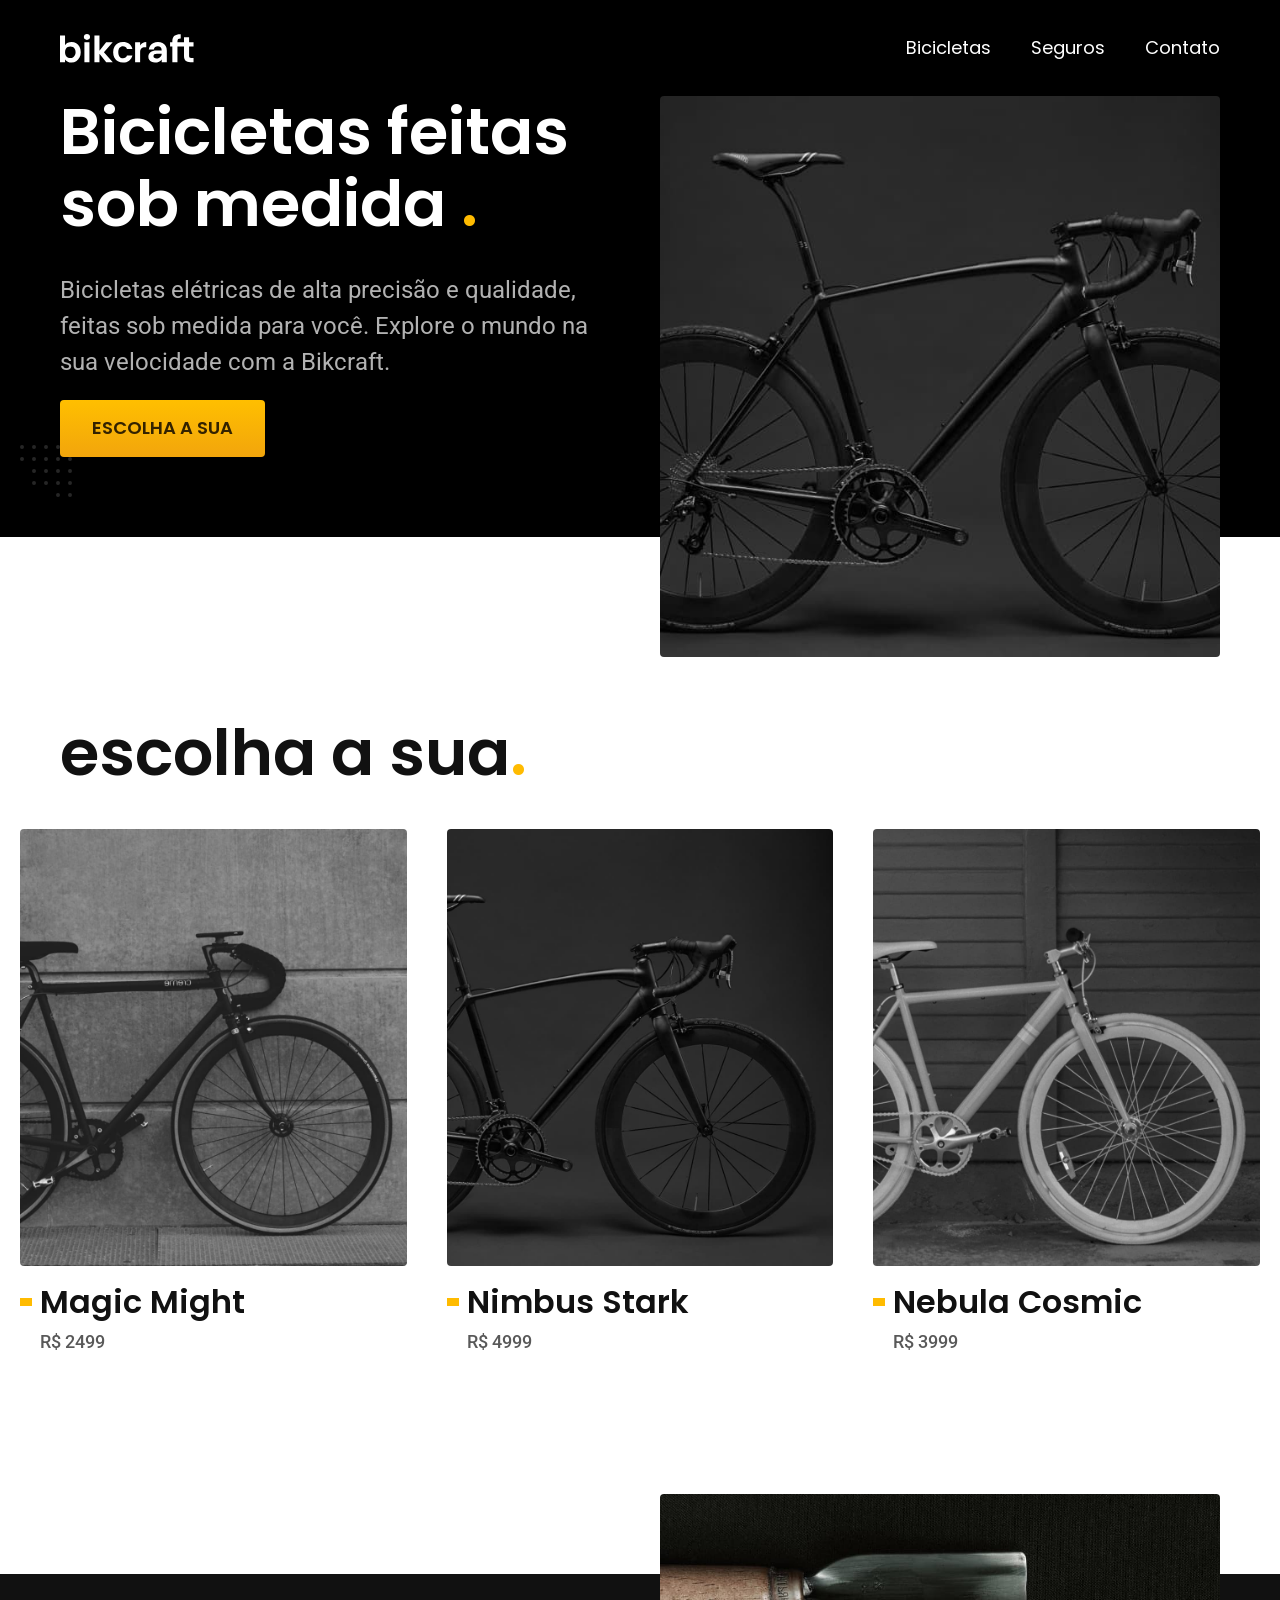
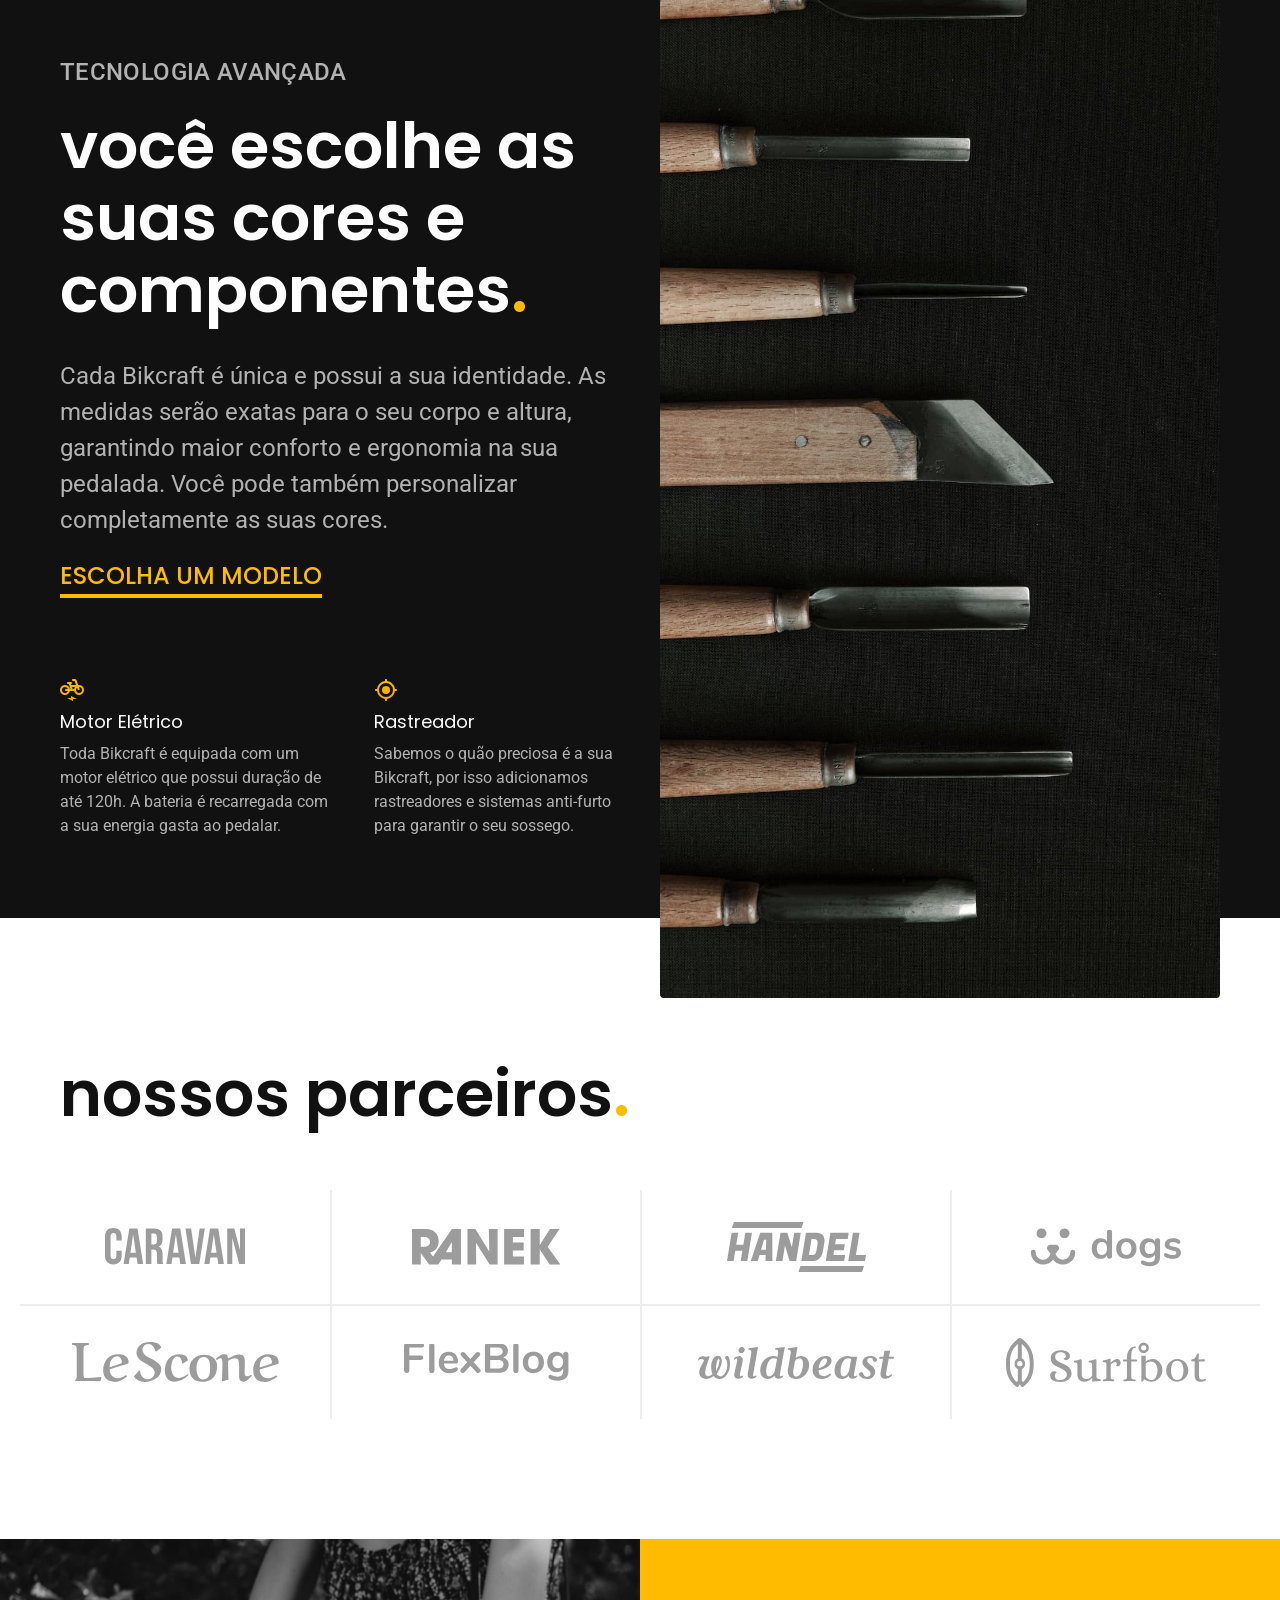
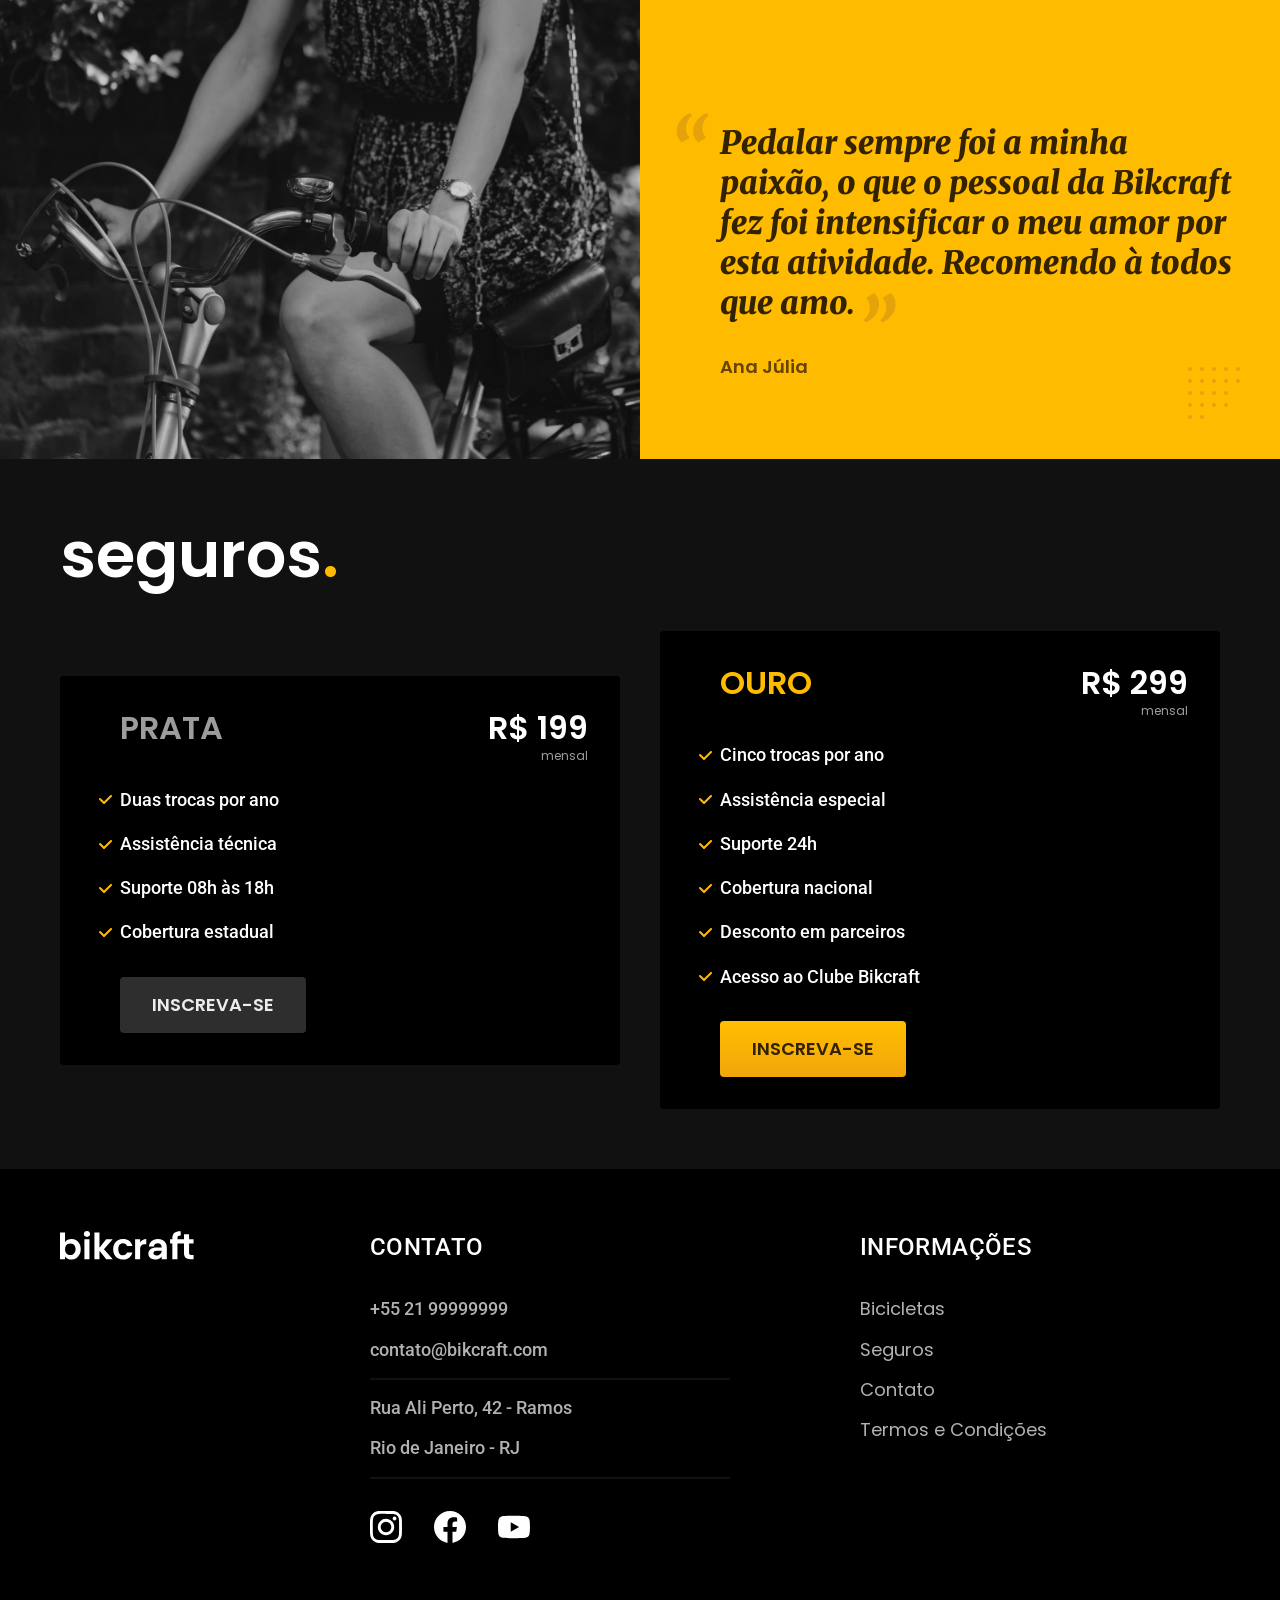
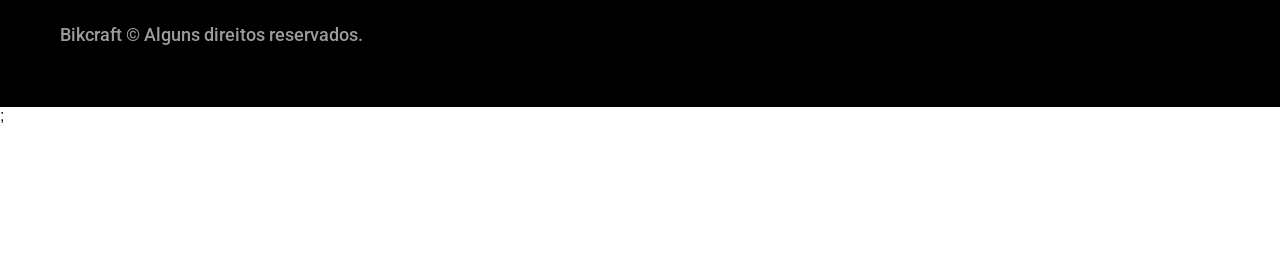
<file: index.html>
<!DOCTYPE html>
<html lang="pt-br">

<head>
  <meta charset="UTF-8">
  <meta name="viewport" content="width=device-width, initial-scale=1.0">
  <title>Bikcraft - Bicicletas Elétricas</title>
  <meta name="description" content="Bicicletas elétricas de alta precisão e qualidade, feitas sob medida para você. Explore o mundo na sua velocidade com a Bikcraft.">

  <link rel="icon" href="./favicon.svg" type="image/svg+xml">
  <link rel="preload" href="./css/style.min.css" as="style">
  <link rel="stylesheet" href="./css/style.min.css">

  <script>
    document.documentElement.classList.add('js')
  </script>

  <link rel="preconnect" href="https://fonts.googleapis.com">
  <link rel="preconnect" href="https://fonts.gstatic.com" crossorigin>
  <link href="https://fonts.googleapis.com/css2?family=Merriweather:ital,opsz,wght@1,18..144,900&family=Poppins:wght@400;600&family=Roboto:wght@500&display=swap" rel="stylesheet">

</head>

<body>
  <header class="header-bg">
    <div class="header container">
      <a href="./"><img src="./img/bikcraft.svg" width="136" height="32" alt="Bikcraft"></a>

      <nav aria-label="primaria">
        <ul class="header-menu font-1-m cor-0">
          <li><a href="./bicicletas.html">Bicicletas</a></li>
          <li><a href="./seguros.html">Seguros</a></li>
          <li><a href="./contato.html">Contato</a></li>
        </ul>
      </nav>
    </div>
  </header>

  <main class="introducao-bg">
    <div class="introducao container">
      <div class="introducao-conteudo">
        <h1 class="font-1-xxl cor-0 fadeInDown" data-anime="200">Bicicletas feitas sob medida <span class="cor-p1">.</span></h1>
        <p class="font-2-l cor-5 fadeInDown" data-anime="400">Bicicletas elétricas de alta precisão e qualidade, feitas sob medida para você. Explore o mundo na sua velocidade com a Bikcraft.</p>
        <a class="botao fadeInDown" data-anime="600" href="./bicicletas.html">Escolha a sua</a>
      </div>
      <picture data-anime="800" class="fadeInDown">
        <source media="(max-width: 800px)" srcset="./img/bicicletas/nimbus.jpg">
        <img src="./img/fotos/introducao.jpg" width="1280" height="1600" alt="Bicicleta elétrica preta.">
      </picture>
    </div>
  </main>

  <article class="bicicletas-lista">
    <h2 class="container font-1-xxl">escolha a sua<span class="cor-p1">.</span></h2>

    <ul>
      <li>
        <a href="./bicicletas/magic.html">
          <img src="./img/bicicletas/magic-home.jpg" alt="Bicicleta preta" width="920" height="1040">
          <h3 class="font-1-xl">Magic Might</h3>
          <span class="font-2-m cor-8">R$ 2499</span>
        </a>
      </li>
      <li>
        <a href="./bicicletas/nimbus.html">
          <img src="./img/bicicletas/nimbus-home.jpg" alt="Bicicleta preta" width="920" height="1040">
          <h3 class="font-1-xl">Nimbus Stark</h3>
          <span class="font-2-m cor-8">R$ 4999</span>
        </a>
      </li>
      <li>
        <a href="./bicicletas/nebula.html">
          <img src="./img/bicicletas/nebula-home.jpg" alt="Bicicleta preta" width="920" height="1040">
          <h3 class="font-1-xl">Nebula Cosmic</h3>
          <span class="font-2-m cor-8">R$ 3999</span>
        </a>
      </li>
    </ul>
  </article>

  <article class="tecnologia-bg">
    <div class="tecnologia container">
      <div class="tecnologia-conteudo">
        <span class="font-2-l-b cor-5">Tecnologia Avançada</span>
        <h2 class="font-1-xxl cor-0">você escolhe as suas cores e componentes<span class="cor-p1">.</span></h2>
        <p class="font-2-l cor-5">Cada Bikcraft é única e possui a sua identidade. As medidas serão exatas para o seu corpo e altura, garantindo maior conforto e ergonomia na sua pedalada. Você pode também personalizar completamente as suas cores.</p>
        <a class="link" href="./bicicletas.html">Escolha um modelo</a>
        <div class="tecnologia-vantagens">
          <div>
            <img src="./img/icones/eletrica.svg" width="24" height="24" alt="">
            <h3 class="font-1-m cor-0">Motor Elétrico</h3>
            <p class="font-2-s cor-5">Toda Bikcraft é equipada com um motor elétrico que possui duração de até 120h. A bateria é recarregada com a sua energia gasta ao pedalar.</p>
          </div>
          <div>
            <img src="./img/icones/rastreador.svg" width="24" height="24" alt="">
            <h3 class="font-1-m cor-0">Rastreador</h3>
            <p class="font-2-s cor-5">Sabemos o quão preciosa é a sua Bikcraft, por isso adicionamos rastreadores e sistemas anti-furto para garantir o seu sossego.</p>
          </div>
        </div>
      </div>
      <div class="tecnologia-imagem">
        <img src="./img/fotos/tecnologia.jpg" width="1200" height="1920" alt="">
      </div>
    </div>
  </article>

  <section class="parceiros" aria-label="Nossos Parceiros">
    <h2 class="container font-1-xxl">nossos parceiros<span class="cor-p1">.</span></h2>

    <ul>
      <li><img src="./img/parceiros/caravan.svg" width="140" height="38" alt="caravan"></li>
      <li><img src="./img/parceiros/ranek.svg" width="149" height="36" alt="ranek"></li>
      <li><img src="./img/parceiros/handel.svg" width="139" height="50" alt="handel"></li>
      <li><img src="./img/parceiros/dogs.svg" width="152" height="39" alt="dogs"></li>
      <li><img src="./img/parceiros/lescone.svg" width="208" height="41" alt="lescone"></li>
      <li><img src="./img/parceiros/flexblog.svg" width="165" height="38" alt="flexblog"></li>
      <li><img src="./img/parceiros/wildbeast.svg" width="196" height="34" alt="wildbeast"></li>
      <li><img src="./img/parceiros/surfbot.svg" width="200" height="49" alt="surfbot.svg"></li>
    </ul>
  </section>

  <section class="depoimento" aria-label="Depoimento">
    <div>
      <img src="./img/fotos/depoimento.jpg" width="1560" height="1360" alt="Pessoa Pedalando uma bicicleta Bikcraft">
    </div>
    <div class="depoimento-conteudo">
      <blockquote class="font-1-xl cor-p5">
        <p>Pedalar sempre foi a minha paixão, o que o pessoal da Bikcraft fez foi intensificar o meu amor por esta atividade. Recomendo à todos que amo.</p>
      </blockquote>
      <span class="font-1-m-b cor-p4">Ana Júlia</span>
    </div>
  </section>

  <article class="seguros-bg">
    <div class="seguros container">
      <h2 class="font-1-xxl cor-0">seguros<span class="cor-p1">.</span></h2>
      <div class="seguros-item">
        <h3 class="font-1-xl cor-6">PRATA</h3>
        <span class="font-1-xl cor-0">R$ 199 <span class="font-1-xs cor-6">mensal</span></span>
        <ul class="font-2-m cor-0">
          <li>Duas trocas por ano</li>
          <li>Assistência técnica</li>
          <li>Suporte 08h às 18h</li>
          <li>Cobertura estadual</li>
        </ul>
        <a class="botao secundario" href="./orcamento.html?tipo=seguro&produto=prata">Inscreva-se</a>
      </div>
      <div class="seguros-item">
        <h3 class="font-1-xl cor-p1">OURO</h3>
        <span class="font-1-xl cor-0">R$ 299 <span class="font-1-xs cor-6">mensal</span></span>
        <ul class="font-2-m cor-0">
          <li>Cinco trocas por ano</li>
          <li>Assistência especial</li>
          <li>Suporte 24h</li>
          <li>Cobertura nacional</li>
          <li>Desconto em parceiros</li>
          <li>Acesso ao Clube Bikcraft</li>
        </ul>
        <a class="botao" href="./orcamento.html?tipo=seguro&produto=ouro">Inscreva-se</a>
      </div>
    </div>
  </article>

  <footer class="footer-bg">
    <div class="footer container">
      <img src="./img/bikcraft.svg" width="136" height="32" alt="Bikcraft">
      <div class="footer-contato">
        <h3 class="font-2-l-b cor-0">Contato</h3>
        <ul class="font-2-m cor-5">
          <li><a href="tel:+552199999999">+55 21 99999999</a></li>
          <li><a href="mailto:contato@bikcraft.com">contato@bikcraft.com</a></li>
          <li>Rua Ali Perto, 42 - Ramos</li>
          <li>Rio de Janeiro - RJ</li>
        </ul>
        <div class="footer-redes">
          <a href="./">
            <img src="./img/redes/instagram.svg" width="32" height="32" alt="Instagram">
          </a>
          <a href="./">
            <img src="./img/redes/facebook.svg" width="32" height="32" alt="Facebook">
          </a>
          <a href="./">
            <img src="./img/redes/youtube.svg" width="32" height="32" alt="Youtube">
          </a>
        </div>
      </div>
      <div class="footer-informacoes">
        <h3 class="font-2-l-b cor-0">Informações</h3>
        <nav>
          <ul class="font-1-m cor-5">
            <li><a href="./bicicletas.html">Bicicletas</a></li>
            <li><a href="./seguros.html">Seguros</a></li>
            <li><a href="./contato.html">Contato</a></li>
            <li><a href="./termos.html">Termos e Condições</a></li>
          </ul>
        </nav>
      </div>
      <p class="footer-copy font-2-m cor-6">Bikcraft © Alguns direitos reservados.</p>
    </div>
  </footer>

  <script src="./js/plugins/simple-anime.js"></script>;
  <script src="./js/script.js"></script>
</body>

</html>
</file>
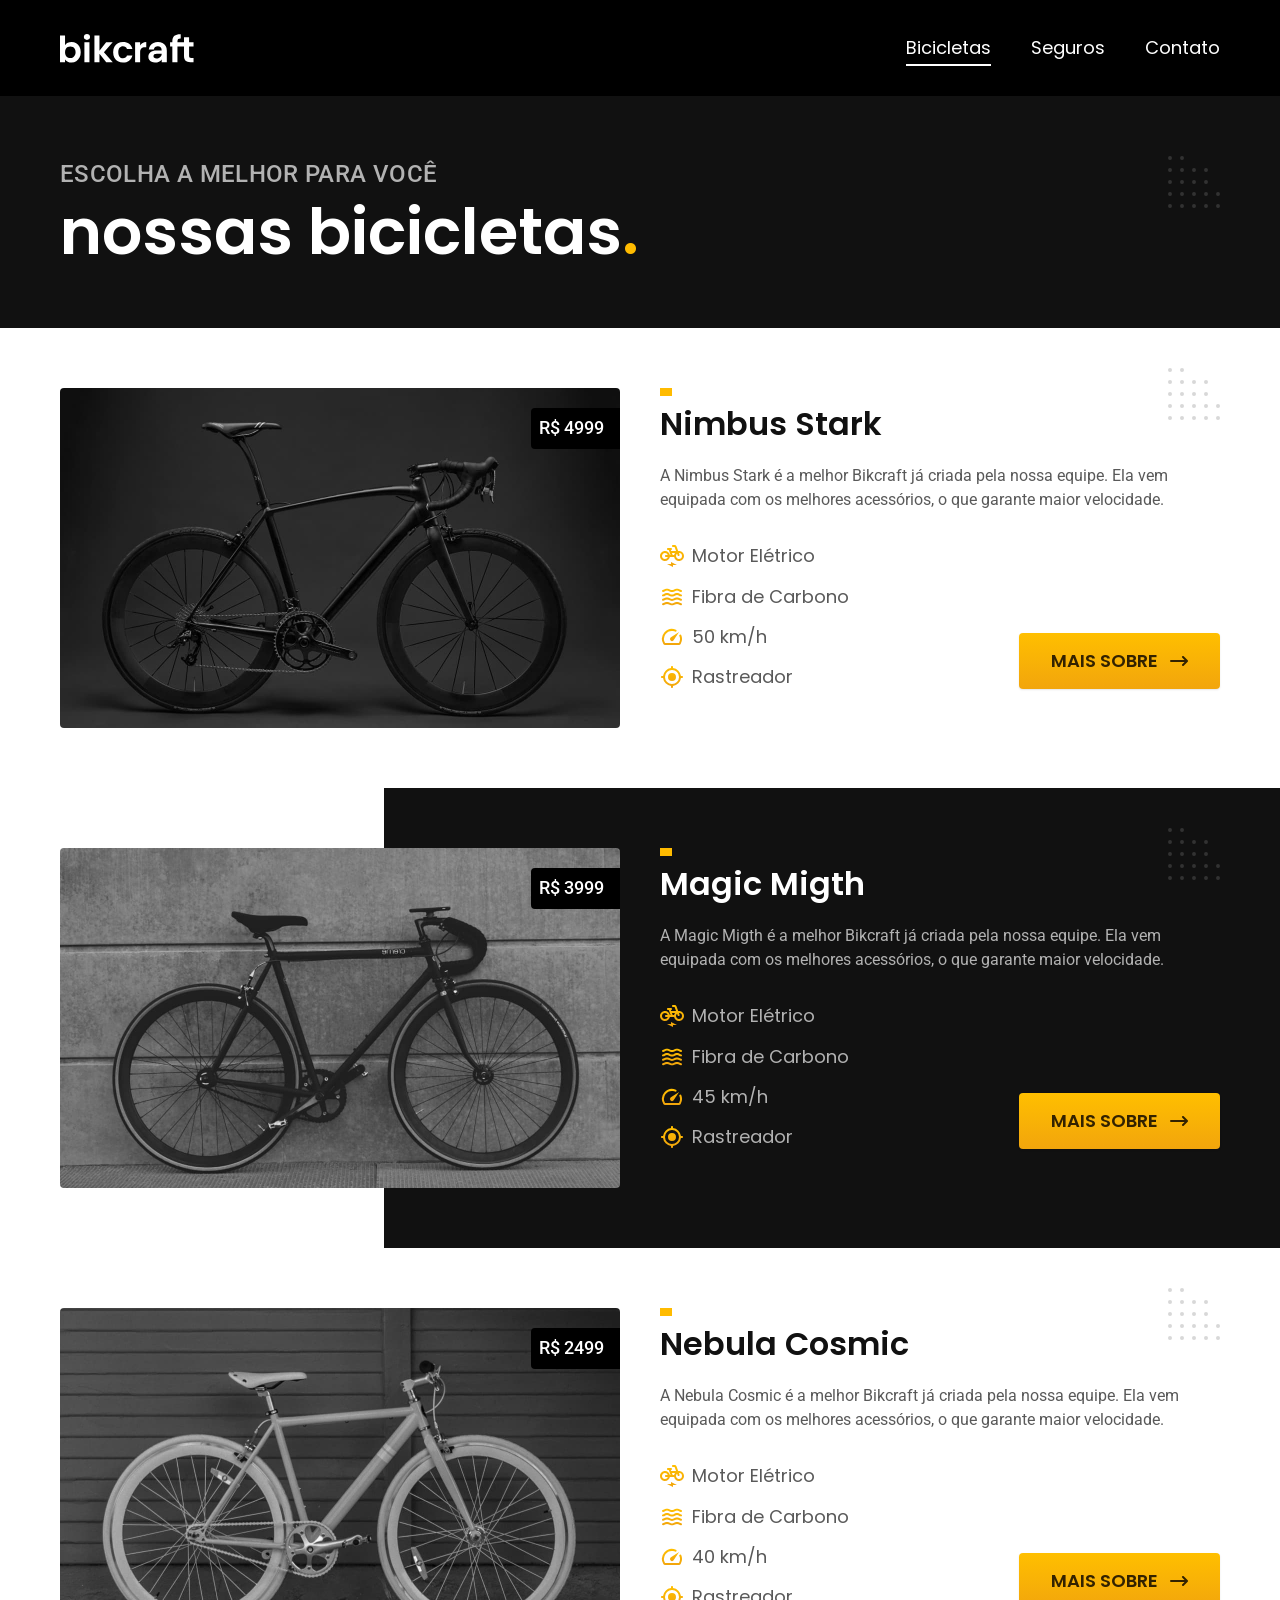
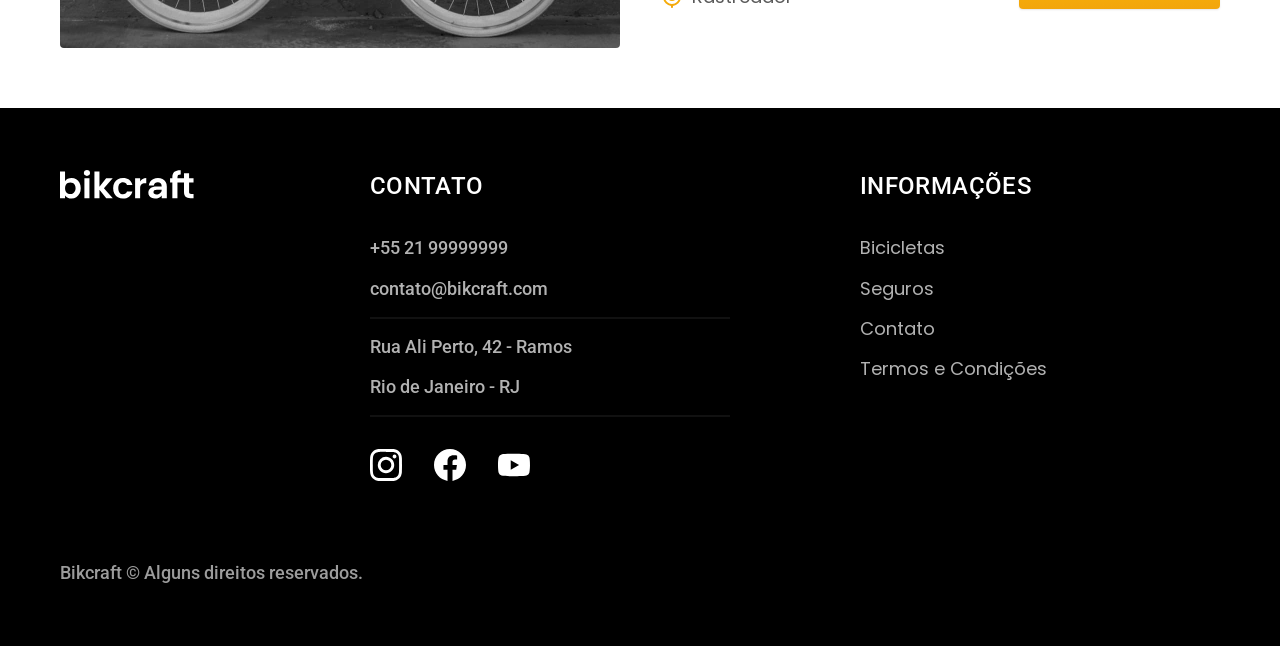
<file: bicicletas.html>
<!DOCTYPE html>
<html lang="pt-br">

<head>
  <meta charset="UTF-8">
  <meta name="viewport" content="width=device-width, initial-scale=1.0">
  <title>Bicicletas | Bikcraft</title>
  <meta name="description" content="Bicicletas.">

  <script>
    document.documentElement.classList.add('js')
  </script>

  <link rel="icon" href="./favicon.svg" type="image/svg+xml">
  <link rel="preload" href="./css/style.min.css" as="style">
  <link rel="stylesheet" href="./css/style.min.css">

  <link rel="preconnect" href="https://fonts.googleapis.com">
  <link rel="preconnect" href="https://fonts.gstatic.com" crossorigin>
  <link href="https://fonts.googleapis.com/css2?family=Merriweather:ital,opsz,wght@1,18..144,900&family=Poppins:wght@400;600&family=Roboto:wght@500&display=swap" rel="stylesheet">

</head>

<body id="bicicletas">
  <header class="header-bg">
    <div class="header container">
      <a href="./"><img src="./img/bikcraft.svg" width="136" height="32" alt="Bikcraft"></a>

      <nav aria-label="primaria">
        <ul class="header-menu font-1-m cor-0">
          <li><a href="./bicicletas.html">Bicicletas</a></li>
          <li><a href="./seguros.html">Seguros</a></li>
          <li><a href="./contato.html">Contato</a></li>
        </ul>
      </nav>
    </div>
  </header>

  <main>
    <div class="titulo-bg">
      <div class="titulo container">
        <p class="font-2-l-b cor-5">Escolha a melhor para você</p>
        <h1 class="font-1-xxl cor-0">nossas bicicletas<span class="cor-p1">.</span></h1>
      </div>
    </div>

    <div class="bicicletas container">
      <div class="bicicletas-imagem">
        <img src="./img/bicicletas/nimbus.jpg" width="1120" height="680" alt="Bicicleta preta">
        <span class="font-2-m cor-0">R$ 4999</span>
      </div>
      <div class="bicicletas-conteudo">
        <h2 class="font-1-xl">Nimbus Stark</h2>
        <p class="font-2-s cor-8">A Nimbus Stark é a melhor Bikcraft já criada pela nossa equipe. Ela vem equipada com os melhores acessórios, o que garante maior velocidade.</p>
        <ul class="font-1-m cor-8">
          <li><img src="./img/icones/eletrica.svg" width="24" height="24" alt="">
            Motor Elétrico
          </li>
          <li><img src="./img/icones/carbono.svg" width="24" height="24" alt="">
            Fibra de Carbono
          </li>
          <li><img src="./img/icones/velocidade.svg" width="24" height="24" alt="">
            50 km/h
          </li>
          <li><img src="./img/icones/rastreador.svg" width="24" height="24" alt="">
            Rastreador
          </li>
        </ul>
        <a class="botao seta" href="./bicicletas/nimbus.html">Mais Sobre</a>
      </div>
    </div>

    <div class="bicicletas-bg">
      <div class="bicicletas container">
        <div class="bicicletas-imagem">
          <img src="./img/bicicletas/magic.jpg" width="1120" height="680" alt="Bicicleta preta">
          <span class="font-2-m cor-0">R$ 3999</span>
        </div>
        <div class="bicicletas-conteudo">
          <h2 class="font-1-xl cor-0">Magic Migth</h2>
          <p class="font-2-s cor-5">A Magic Migth é a melhor Bikcraft já criada pela nossa equipe. Ela vem equipada com os melhores acessórios, o que garante maior velocidade.</p>
          <ul class="font-1-m cor-5">
            <li><img src="./img/icones/eletrica.svg" width="24" height="24" alt="">
              Motor Elétrico
            </li>
            <li><img src="./img/icones/carbono.svg" width="24" height="24" alt="">
              Fibra de Carbono
            </li>
            <li><img src="./img/icones/velocidade.svg" width="24" height="24" alt="">
              45 km/h
            </li>
            <li><img src="./img/icones/rastreador.svg" width="24" height="24" alt="">
              Rastreador
            </li>
          </ul>
          <a class="botao seta" href="./bicicletas/magic.html">Mais Sobre</a>
        </div>
      </div>
    </div>

    <div class="bicicletas container">
      <div class="bicicletas-imagem">
        <img src="./img/bicicletas/nebula.jpg" width="1120" height="680" alt="Bicicleta preta">
        <span class="font-2-m cor-0">R$ 2499</span>
      </div>
      <div class="bicicletas-conteudo">
        <h2 class="font-1-xl">Nebula Cosmic</h2>
        <p class="font-2-s cor-8">A Nebula Cosmic é a melhor Bikcraft já criada pela nossa equipe. Ela vem equipada com os melhores acessórios, o que garante maior velocidade.</p>
        <ul class="font-1-m cor-8">
          <li><img src="./img/icones/eletrica.svg" width="24" height="24" alt="">
            Motor Elétrico
          </li>
          <li><img src="./img/icones/carbono.svg" width="24" height="24" alt="">
            Fibra de Carbono
          </li>
          <li><img src="./img/icones/velocidade.svg" width="24" height="24" alt="">
            40 km/h
          </li>
          <li><img src="./img/icones/rastreador.svg" width="24" height="24" alt="">
            Rastreador
          </li>
        </ul>
        <a class="botao seta" href="./bicicletas/nebula.html">Mais Sobre</a>
      </div>
    </div>

  </main>

  <footer class="footer-bg">
    <div class="footer container">
      <img src="./img/bikcraft.svg" width="136" height="32" alt="Bikcraft">
      <div class="footer-contato">
        <h3 class="font-2-l-b cor-0">Contato</h3>
        <ul class="font-2-m cor-5">
          <li><a href="tel:+552199999999">+55 21 99999999</a></li>
          <li><a href="mailto:contato@bikcraft.com">contato@bikcraft.com</a></li>
          <li>Rua Ali Perto, 42 - Ramos</li>
          <li>Rio de Janeiro - RJ</li>
        </ul>
        <div class="footer-redes">
          <a href="./">
            <img src="./img/redes/instagram.svg" width="32" height="32" alt="Instagram">
          </a>
          <a href="./">
            <img src="./img/redes/facebook.svg" width="32" height="32" alt="Facebook">
          </a>
          <a href="./">
            <img src="./img/redes/youtube.svg" width="32" height="32" alt="Youtube">
          </a>
        </div>
      </div>
      <div class="footer-informacoes">
        <h3 class="font-2-l-b cor-0">Informações</h3>
        <nav>
          <ul class="font-1-m cor-5">
            <li><a href="./bicicletas.html">Bicicletas</a></li>
            <li><a href="./seguros.html">Seguros</a></li>
            <li><a href="./contato.html">Contato</a></li>
            <li><a href="./termos.html">Termos e Condições</a></li>
          </ul>
        </nav>
      </div>
      <p class="footer-copy font-2-m cor-6">Bikcraft © Alguns direitos reservados.</p>
    </div>
  </footer>
  <script src="./js/script.js"></script>
</body>

</html>
</file>
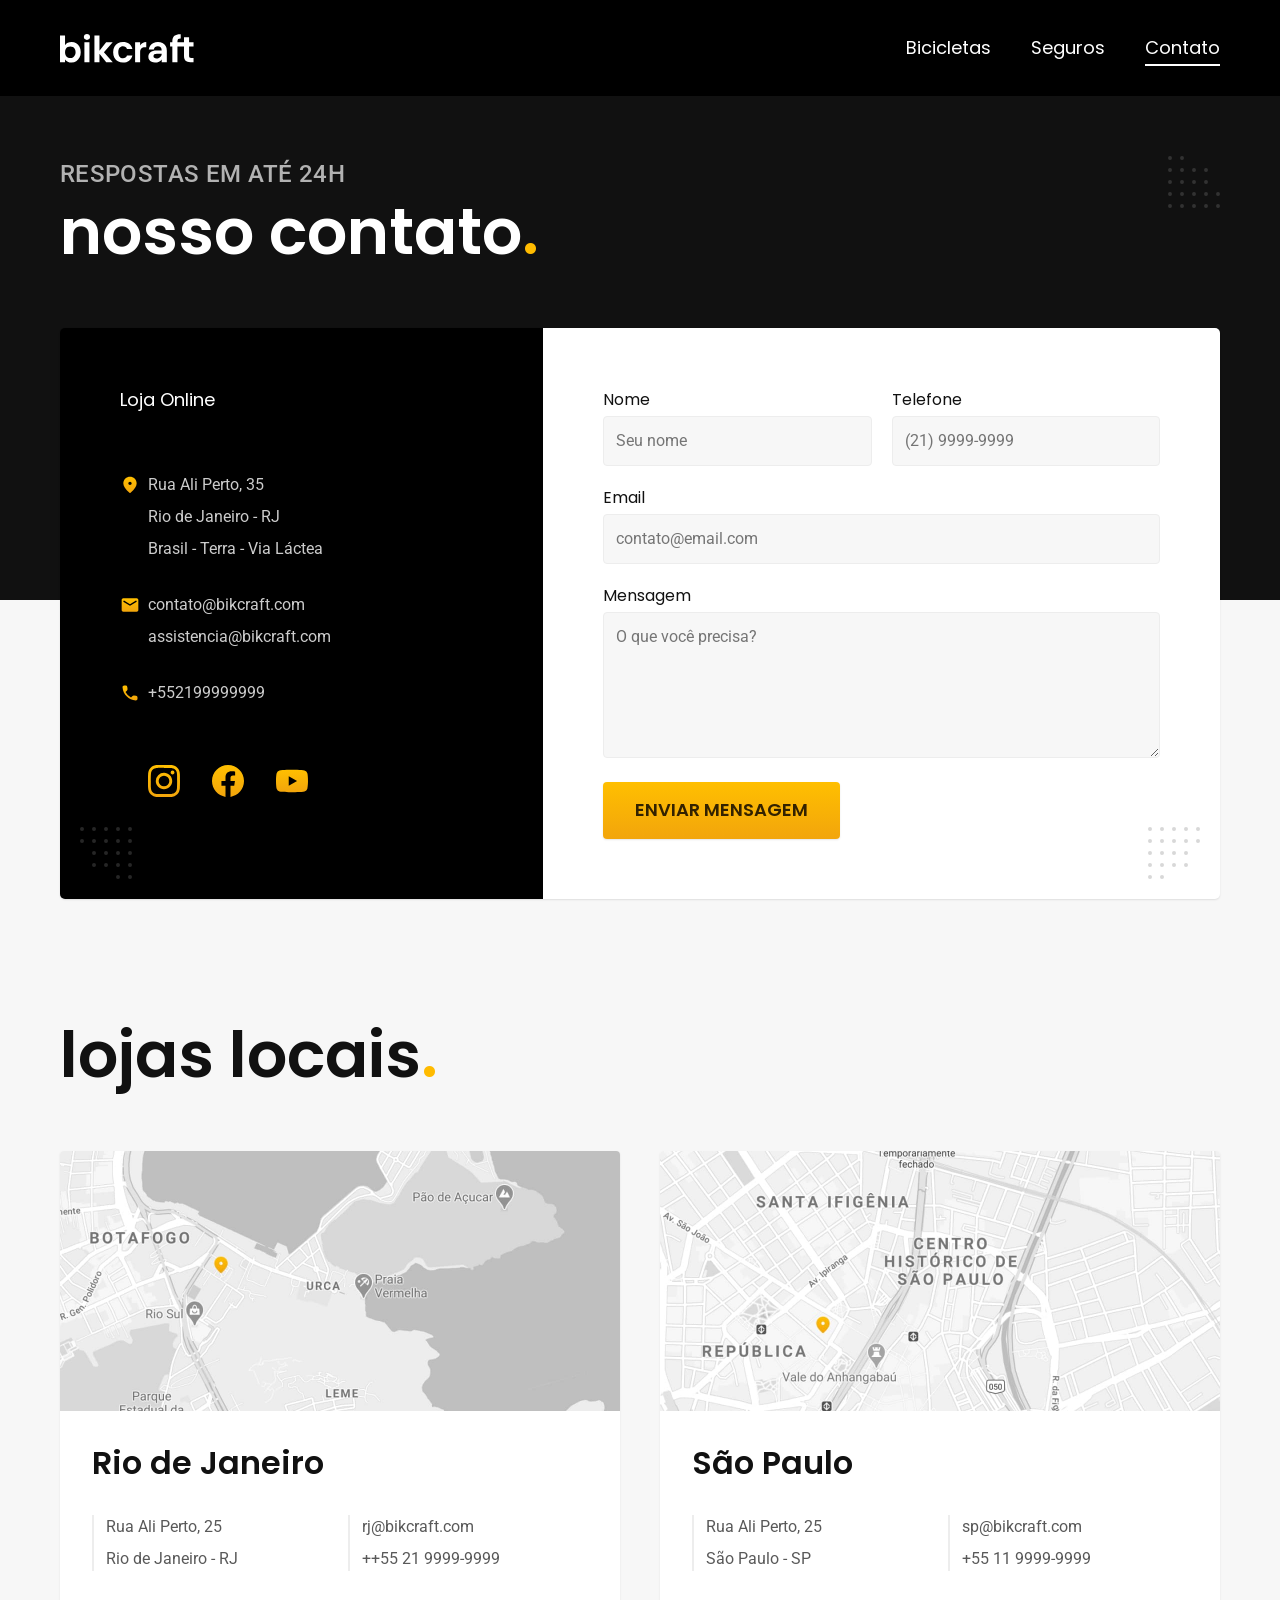
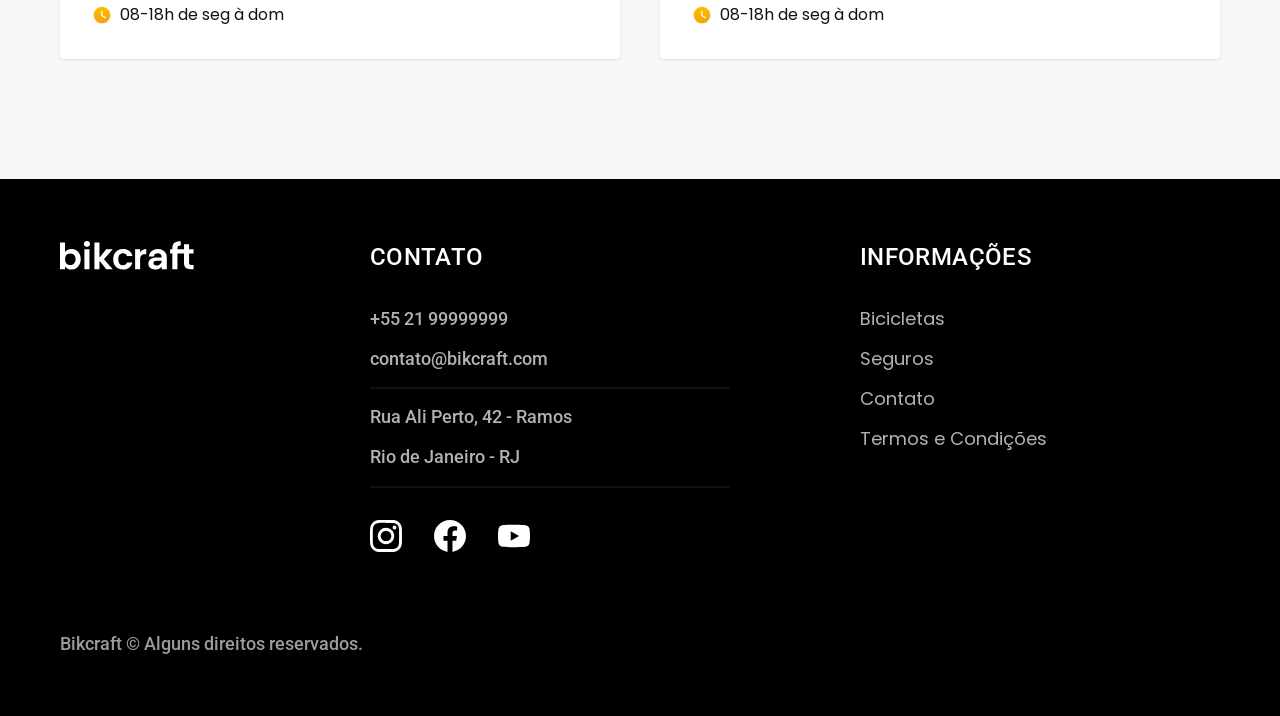
<file: contato.html>
<!DOCTYPE html>
<html lang="pt-br">

<head>
  <meta charset="UTF-8">
  <meta name="viewport" content="width=device-width, initial-scale=1.0">
  <title>Contato | Bikcraft</title>
  <meta name="description" content="Contato.">

  <link rel="icon" href="./favicon.svg" type="image/svg+xml">
  <link rel="preload" href="./css/style.min.css" as="style">
  <link rel="stylesheet" href="./css/style.min.css">

  <script>
    document.documentElement.classList.add('js')
  </script>

  <link rel="preconnect" href="https://fonts.googleapis.com">
  <link rel="preconnect" href="https://fonts.gstatic.com" crossorigin>
  <link href="https://fonts.googleapis.com/css2?family=Merriweather:ital,opsz,wght@1,18..144,900&family=Poppins:wght@400;600&family=Roboto:wght@500&display=swap" rel="stylesheet">

</head>

<body id="contato">
  <header class="header-bg">
    <div class="header container">
      <a href="./"><img src="./img/bikcraft.svg" width="136" height="32" alt="Bikcraft"></a>

      <nav aria-label="primaria">
        <ul class="header-menu font-1-m cor-0">
          <li><a href="./bicicletas.html">Bicicletas</a></li>
          <li><a href="./seguros.html">Seguros</a></li>
          <li><a href="./contato.html">Contato</a></li>
        </ul>
      </nav>
    </div>
  </header>

  <main>
    <div class="titulo-bg">
      <div class="titulo container">
        <p class="font-2-l-b cor-5">Respostas em até 24h</p>
        <h1 class="font-1-xxl cor-0">nosso contato<span class="cor-p1">.</span></h1>
      </div>
    </div>

    <div class="contato container">
      <section class="contato-dados" aria-label="Endereço">
        <h2 class="font-1-m cor-0">Loja Online</h2>
        <div class="contato-endereco font-2-s cor-4">
          <p>Rua Ali Perto, 35</p>
          <p>Rio de Janeiro - RJ</p>
          <p>Brasil - Terra - Via Láctea</p>
        </div>
        <address class="contato-meios font-2-s cor-4">
          <a href="mailto:contato@bikcraft.com">contato@bikcraft.com</a>
          <a href="mailto:assistencia@bikcraft.com">assistencia@bikcraft.com</a>
          <a href="tel:+552199999999">+552199999999</a>
        </address>
        <div class="contato-redes">
          <a href="./">
            <img src="./img/redes/instagram-p.svg" width="32" height="32" alt="Instagram">
          </a>
          <a href="./">
            <img src="./img/redes/facebook-p.svg" width="32" height="32" alt="Facebook">
          </a>
          <a href="./">
            <img src="./img/redes/youtube-p.svg" width="32" height="32" alt="Youtube">
          </a>
        </div>
      </section>
      <section class="contato-formulario" aria-label="Formulário">
        <form class="form" action="./contato.html">
          <div>
            <label for="nome">Nome</label>
            <input type="text" id="nome" name="nome" placeholder="Seu nome">
          </div>
          <div>
            <label for="telefone">Telefone</label>
            <input type="text" id="nome" name="nome" placeholder="(21) 9999-9999">
          </div>
          <div class="col-2">
            <label for="email">Email</label>
            <input type="email" id="email" name="email" placeholder="contato@email.com" required>
          </div>
          <div class="col-2">
            <label for="mensagem">Mensagem</label>
            <textarea rows="5" id="mensagem" name="mensagem" placeholder="O que você precisa?"></textarea>
          </div>
          <button class="botao col-2">Enviar Mensagem</button>
        </form>
      </section>
    </div>
  </main>

  <article class="lojas container">
    <h2 class="font-1-xxl">lojas locais<span class="cor-p1">.</span></h2>
    <div class="lojas-item">
      <img src="./img/lojas/rj.jpg" width="1120" height="520" alt="mapa marcando o endereço em Rua Ali Perto, 25 - Rio de Janeiro - RJ">
      <div class="lojas-conteudo">
        <h3 class="font-1-xl">Rio de Janeiro</h3>
        <div class="lojas-dados font-2-s cor-8">
          <p>Rua Ali Perto, 25</p>
          <p>Rio de Janeiro - RJ</p>
        </div>
        <div class="lojas-dados font-2-s cor-8">
          <a href="mailto:rj@bikcraft.com">rj@bikcraft.com</a>
          <a href="tel:+552199999999">++55 21 9999-9999</a>
        </div>
        <p class="lojas-tempo font-1-s"><img src="./img/icones/horario.svg" width="20" height="20" alt="">08-18h de seg à dom</p>
      </div>
    </div>

    <div class="lojas-item">
      <img src="./img/lojas/sp.jpg" width="1120" height="520" alt="mapa marcando o endereço em Rua Ali Perto, 25 - São Paulo - SP">
      <div class="lojas-conteudo">
        <h3 class="font-1-xl">São Paulo</h3>
        <div class="lojas-dados font-2-s cor-8">
          <p>Rua Ali Perto, 25</p>
          <p>São Paulo - SP</p>
        </div>
        <div class="lojas-dados font-2-s cor-8">
          <a href="mailto:sp@bikcraft.com">sp@bikcraft.com</a>
          <a href="tel:+551199999999">+55 11 9999-9999</a>
        </div>
        <p class="lojas-tempo font-1-s"><img src="./img/icones/horario.svg" width="20" height="20" alt="">08-18h de seg à dom</p>
      </div>
    </div>
  </article>

  <footer class="footer-bg">
    <div class="footer container">
      <img src="./img/bikcraft.svg" width="136" height="32" alt="Bikcraft">
      <div class="footer-contato">
        <h3 class="font-2-l-b cor-0">Contato</h3>
        <ul class="font-2-m cor-5">
          <li><a href="tel:+552199999999">+55 21 99999999</a></li>
          <li><a href="mailto:contato@bikcraft.com">contato@bikcraft.com</a></li>
          <li>Rua Ali Perto, 42 - Ramos</li>
          <li>Rio de Janeiro - RJ</li>
        </ul>
        <div class="footer-redes">
          <a href="./">
            <img src="./img/redes/instagram.svg" width="32" height="32" alt="Instagram">
          </a>
          <a href="./">
            <img src="./img/redes/facebook.svg" width="32" height="32" alt="Facebook">
          </a>
          <a href="./">
            <img src="./img/redes/youtube.svg" width="32" height="32" alt="Youtube">
          </a>
        </div>
      </div>
      <div class="footer-informacoes">
        <h3 class="font-2-l-b cor-0">Informações</h3>
        <nav>
          <ul class="font-1-m cor-5">
            <li><a href="./bicicletas.html">Bicicletas</a></li>
            <li><a href="./seguros.html">Seguros</a></li>
            <li><a href="./contato.html">Contato</a></li>
            <li><a href="./termos.html">Termos e Condições</a></li>
          </ul>
        </nav>
      </div>
      <p class="footer-copy font-2-m cor-6">Bikcraft © Alguns direitos reservados.</p>
    </div>
  </footer>
  <script src="./js/script.js"></script>
  <script src="./js/formulario.js"></script>
</body>

</html>
</file>
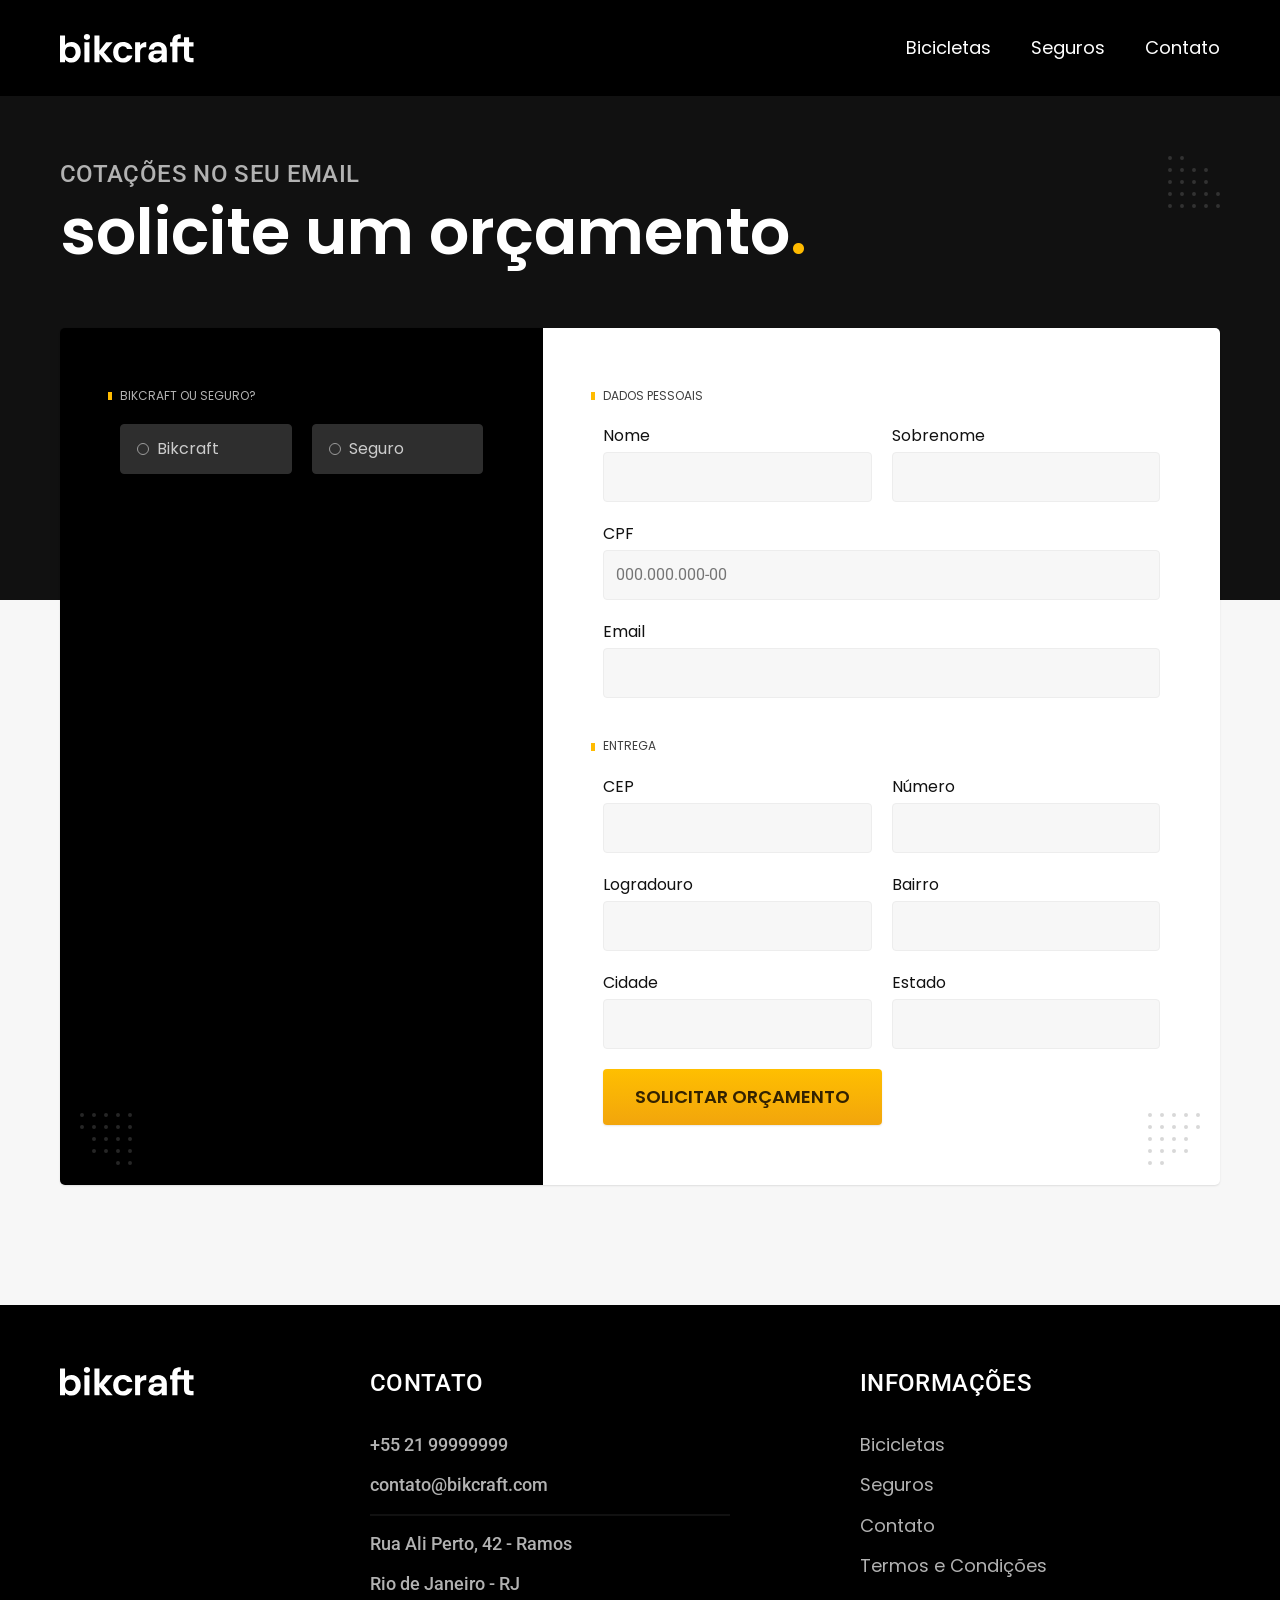
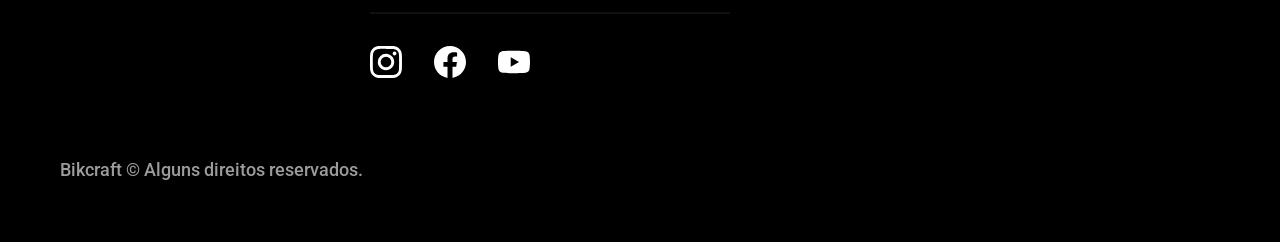
<file: orcamento.html>
<!DOCTYPE html>
<html lang="pt-br">

<head>
  <meta charset="UTF-8">
  <meta name="viewport" content="width=device-width, initial-scale=1.0">
  <title>Orçamento | Bikcraft</title>
  <meta name="description" content="Orçamento.">

  <link rel="icon" href="./favicon.svg" type="image/svg+xml">
  <link rel="preload" href="./css/style.min.css" as="style">
  <link rel="stylesheet" href="./css/style.min.css">

  <script>
    document.documentElement.classList.add('js')
  </script>

  <link rel="preconnect" href="https://fonts.googleapis.com">
  <link rel="preconnect" href="https://fonts.gstatic.com" crossorigin>
  <link href="https://fonts.googleapis.com/css2?family=Merriweather:ital,opsz,wght@1,18..144,900&family=Poppins:wght@400;600&family=Roboto:wght@500&display=swap" rel="stylesheet">

</head>

<body id="orcamento">
  <header class="header-bg">
    <div class="header container">
      <a href="./"><img src="./img/bikcraft.svg" width="136" height="32" alt="Bikcraft"></a>

      <nav aria-label="primaria">
        <ul class="header-menu font-1-m cor-0">
          <li><a href="./bicicletas.html">Bicicletas</a></li>
          <li><a href="./seguros.html">Seguros</a></li>
          <li><a href="./contato.html">Contato</a></li>
        </ul>
      </nav>
    </div>
  </header>

  <main>
    <div class="titulo-bg">
      <div class="titulo container">
        <p class="font-2-l-b cor-5">Cotações no seu email</p>
        <h1 class="font-1-xxl cor-0">solicite um orçamento<span class="cor-p1">.</span></h1>
      </div>
    </div>

    <form class="orcamento container" action="./">
      <div class="orcamento-produto">
        <h2 class="font-1-xs cor-5">Bikcraft ou Seguro?</h2>

        <input type="radio" name="tipo" value="bikcraft" id="bikcraft">
        <label for="bikcraft">Bikcraft</label>

        <input type="radio" name="tipo" value="seguro" id="seguro">
        <label for="seguro">Seguro</label>

        <div class="orcamento-conteudo" id="orcamento-bikcraft">
          <h2 class="font-1-xs cor-5">Escolhe a sua</h2>

          <input type="radio" name="produto" value="nimbus" id="nimbus">
          <label for="nimbus">Nimbus Stark <span>R$ 4999</span></label>
          <div class="orcamento-detalhes">
            <ul class="font-1-xs cor-8">
              <li><img src="./img/icones/eletrica.svg" width="24" height="24" alt=""> Motor Elétrico</li>
              <li><img src="./img/icones/carbono.svg" width="24" height="24" alt=""> Fibra de Carbono</li>
              <li><img src="./img/icones/velocidade.svg" width="24" height="24" alt=""> 50 km/h</li>
              <li><img src="./img/icones/rastreador.svg" width="24" height="24" alt=""> Rastreador</li>
            </ul>
            <img src="./img/bicicletas/nimbus.jpg" width="1120" height="680" alt="Bicicleta preta">
          </div>

          <input type="radio" name="produto" value="magic" id="magic">
          <label for="magic">Magic Might <span>R$ 3999</span></label>
          <div class="orcamento-detalhes">
            <ul class="font-1-xs cor-8">
              <li><img src="./img/icones/eletrica.svg" width="24" height="24" alt=""> Motor Elétrico</li>
              <li><img src="./img/icones/carbono.svg" width="24" height="24" alt=""> Fibra de Carbono</li>
              <li><img src="./img/icones/velocidade.svg" width="24" height="24" alt=""> 45 km/h</li>
              <li><img src="./img/icones/rastreador.svg" width="24" height="24" alt=""> Rastreador</li>
            </ul>
            <img src="./img/bicicletas/magic.jpg" width="1120" height="680" alt="Bicicleta preta">
          </div>

          <input type="radio" name="produto" value="nebula" id="nebula">
          <label for="nebula">Nebula Cosmic <span>R$ 2499</span></label>
          <div class="orcamento-detalhes">
            <ul class="font-1-xs cor-8">
              <li><img src="./img/icones/eletrica.svg" width="24" height="24" alt=""> Motor Elétrico</li>
              <li><img src="./img/icones/carbono.svg" width="24" height="24" alt=""> Fibra de Carbono</li>
              <li><img src="./img/icones/velocidade.svg" width="24" height="24" alt=""> 40 km/h</li>
              <li><img src="./img/icones/rastreador.svg" width="24" height="24" alt=""> Rastreador</li>
            </ul>
            <img src="./img/bicicletas/nebula.jpg" width="1120" height="680" alt="Bicicleta branca">
          </div>

        </div>

        <div class="orcamento-conteudo" id="orcamento-seguro">
          <h2 class="font-1-xs cor-5">Escolhe o plano</h2>

          <input type="radio" name="produto" value="prata" id="prata">
          <label for="prata">Prata <span>R$ 199</span></label>

          <input type="radio" name="produto" value="ouro" id="ouro">
          <label for="ouro">Ouro <span>R$ 299</span></label>

        </div>

      </div>
      <div class="orcamento-dados form">
        <h2 class="font-1-xs cor-9 col-2">dados pessoais</h2>
        <div>
          <label for="nome">Nome</label>
          <input type="text" id="nome" name="nome">
        </div>
        <div>
          <label for="sobrenome">Sobrenome</label>
          <input type="text" id="sobrenome" name="sobrenome">
        </div>
        <div class="col-2">
          <label for="cpf">CPF</label>
          <input type="text" id="cpf" name="cpf" placeholder="000.000.000-00">
        </div>
        <div class="col-2">
          <label for="email">Email</label>
          <input type="email" id="email" name="email" required>
        </div>
        <h2 class="font-1-xs cor-9 col-2">entrega</h2>
        <div>
          <label for="cep">CEP</label>
          <input type="text" id="cep" name="cep">
        </div>
        <div>
          <label for="numero">Número</label>
          <input type="text" id="numero" name="numero">
        </div>
        <div>
          <label for="logradouro">Logradouro</label>
          <input type="text" id="logradouro" name="logradouro">
        </div>
        <div>
          <label for="bairro">Bairro</label>
          <input type="text" id="bairro" name="bairro">
        </div>
        <div>
          <label for="cidade">Cidade</label>
          <input type="text" id="cidade" name="cidade">
        </div>
        <div>
          <label for="estado">Estado</label>
          <input type="text" id="estado" name="estado">
        </div>
        <button class="botao col-2">Solicitar Orçamento</button>
      </div>
    </form>
  </main>

  <footer class="footer-bg">
    <div class="footer container">
      <img src="./img/bikcraft.svg" width="136" height="32" alt="Bikcraft">
      <div class="footer-contato">
        <h3 class="font-2-l-b cor-0">Contato</h3>
        <ul class="font-2-m cor-5">
          <li><a href="tel:+552199999999">+55 21 99999999</a></li>
          <li><a href="mailto:contato@bikcraft.com">contato@bikcraft.com</a></li>
          <li>Rua Ali Perto, 42 - Ramos</li>
          <li>Rio de Janeiro - RJ</li>
        </ul>
        <div class="footer-redes">
          <a href="./">
            <img src="./img/redes/instagram.svg" width="32" height="32" alt="Instagram">
          </a>
          <a href="./">
            <img src="./img/redes/facebook.svg" width="32" height="32" alt="Facebook">
          </a>
          <a href="./">
            <img src="./img/redes/youtube.svg" width="32" height="32" alt="Youtube">
          </a>
        </div>
      </div>
      <div class="footer-informacoes">
        <h3 class="font-2-l-b cor-0">Informações</h3>
        <nav>
          <ul class="font-1-m cor-5">
            <li><a href="./bicicletas.html">Bicicletas</a></li>
            <li><a href="./seguros.html">Seguros</a></li>
            <li><a href="./contato.html">Contato</a></li>
            <li><a href="./termos.html">Termos e Condições</a></li>
          </ul>
        </nav>
      </div>
      <p class="footer-copy font-2-m cor-6">Bikcraft © Alguns direitos reservados.</p>
    </div>
  </footer>
  <script src="./js/script.js"></script>
  <script src="./js/formulario.js"></script>
</body>

</html>
</file>
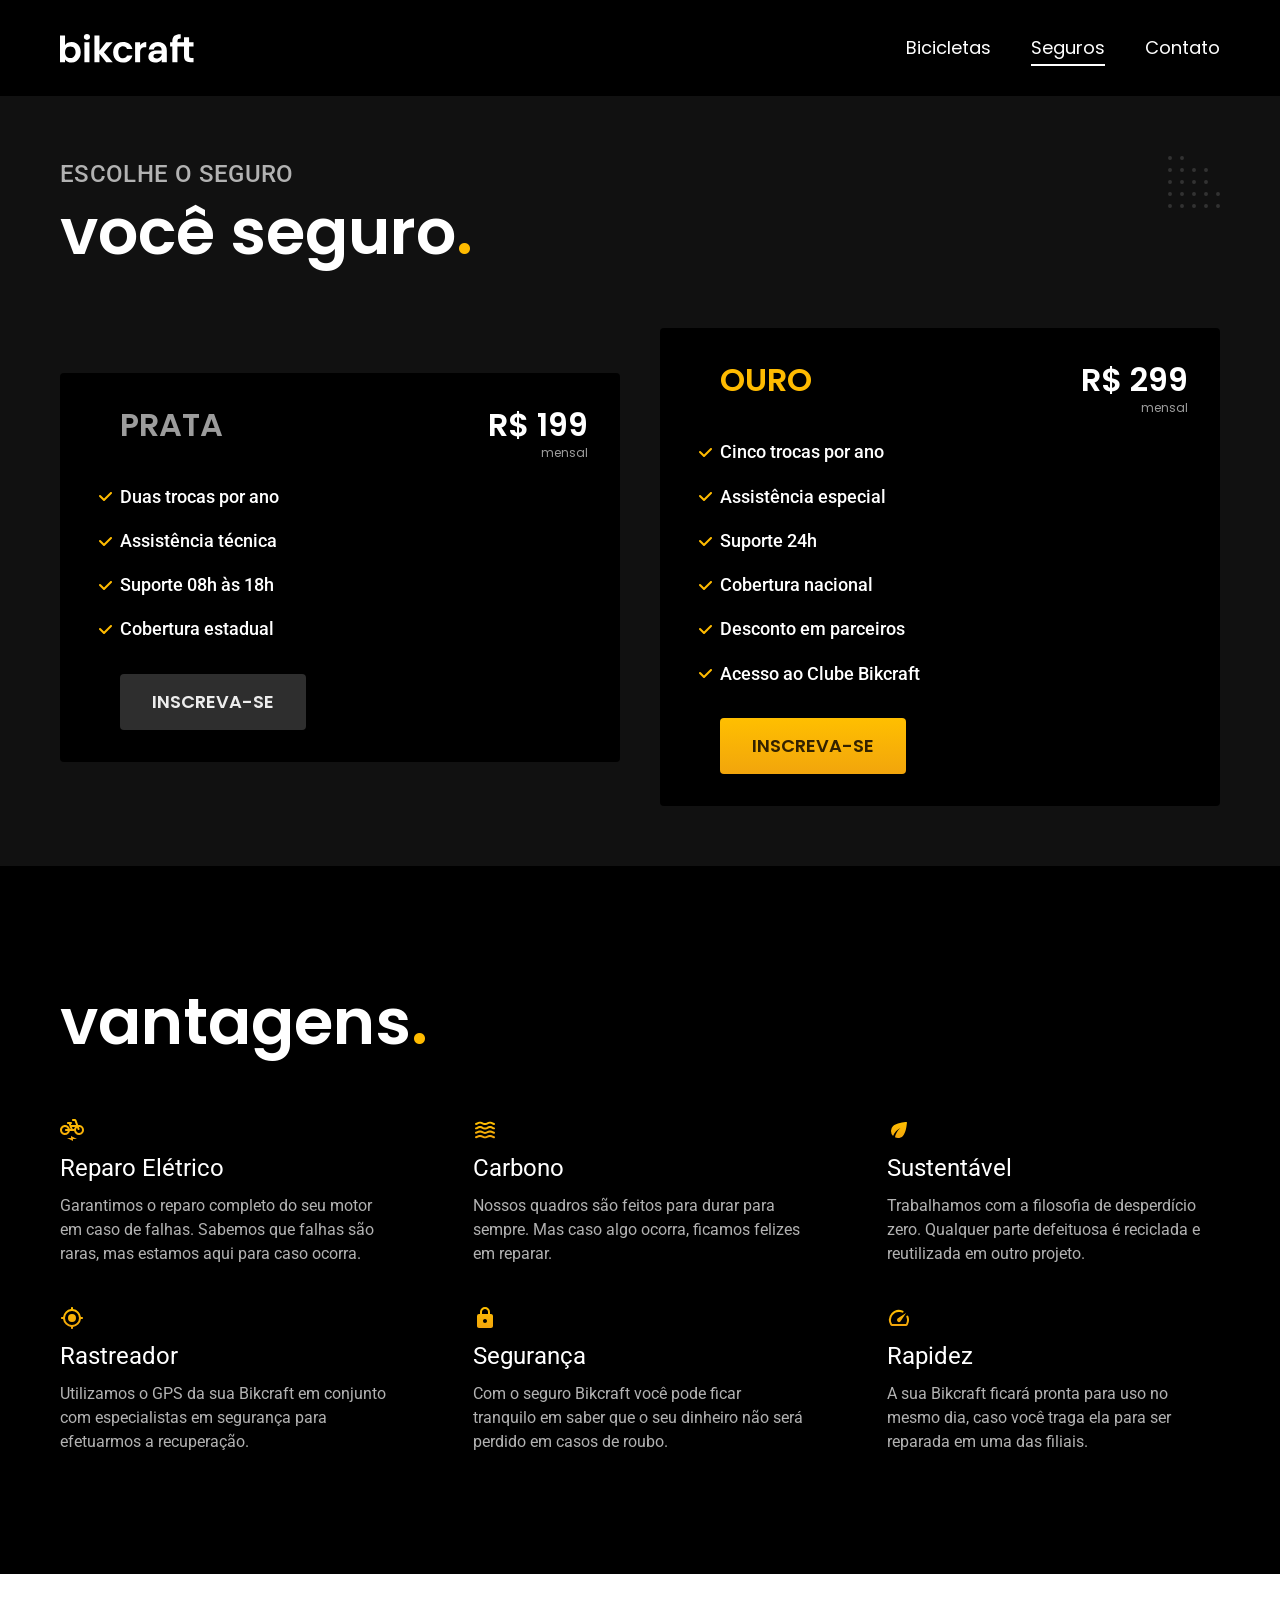
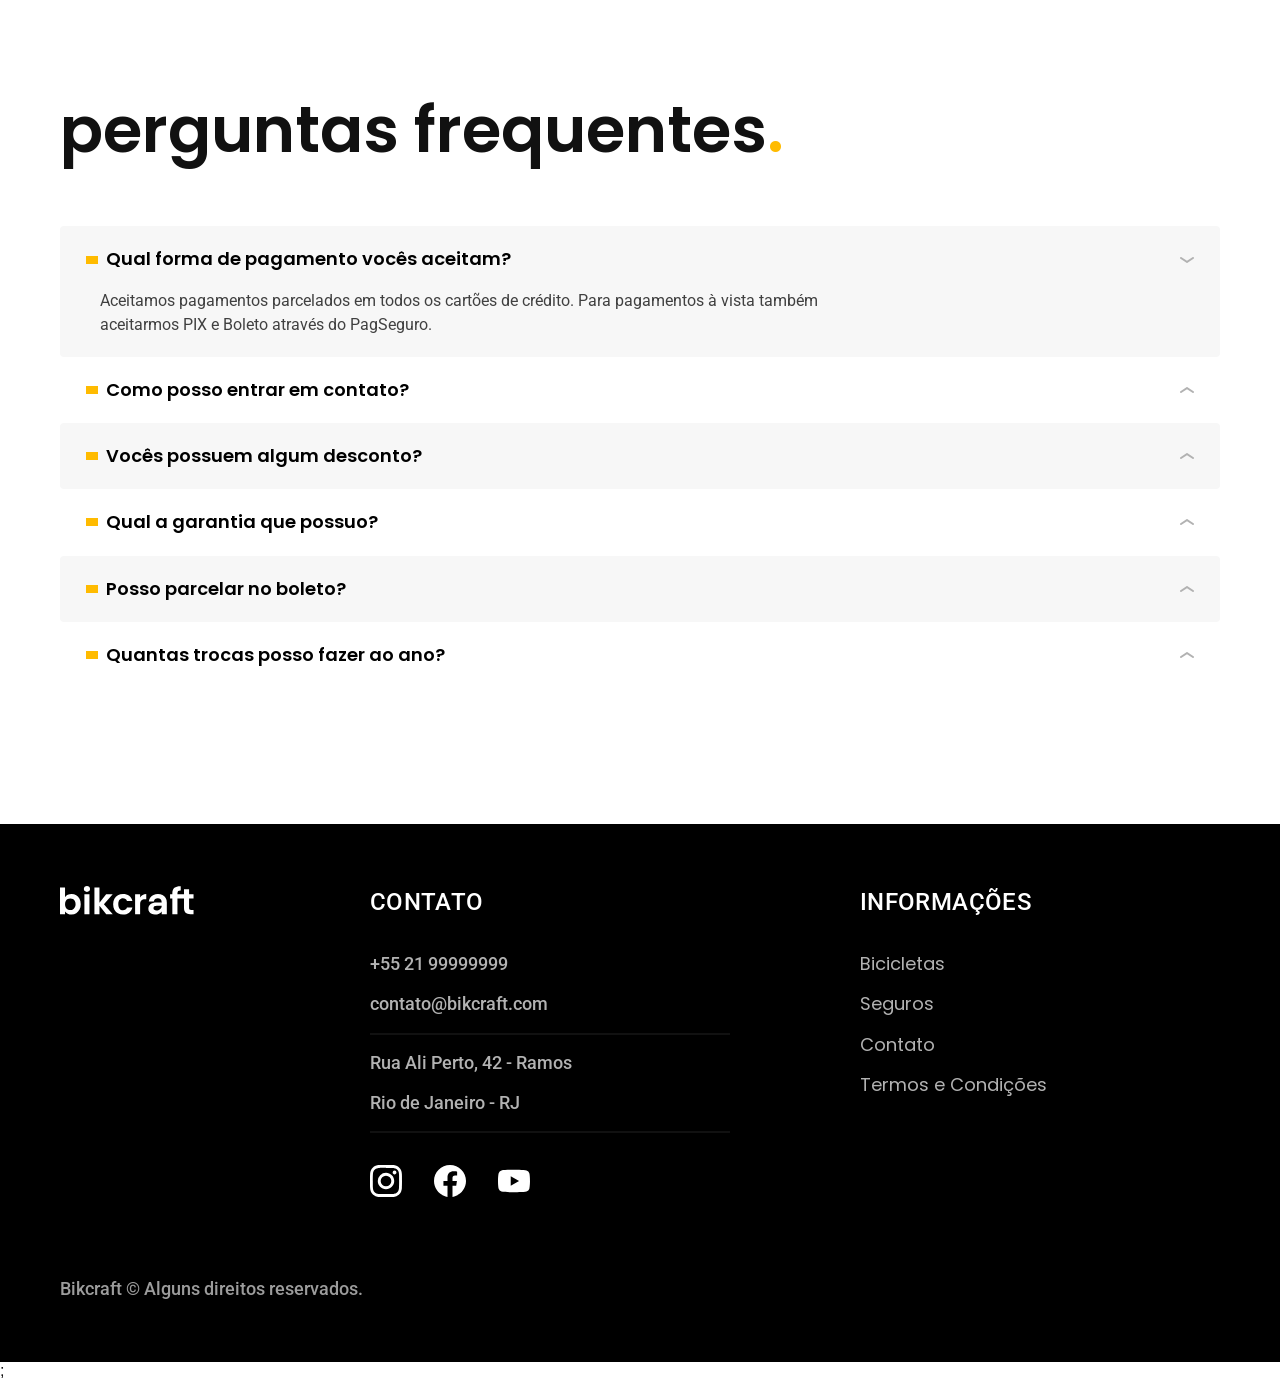
<file: seguros.html>
<!DOCTYPE html>
<html lang="pt-br">

<head>
  <meta charset="UTF-8">
  <meta name="viewport" content="width=device-width, initial-scale=1.0">
  <title>Seguros | Bikcraft</title>
  <meta name="description" content="Seguros.">

  <link rel="icon" href="./favicon.svg" type="image/svg+xml">
  <link rel="preload" href="./css/style.min.css" as="style">
  <link rel="stylesheet" href="./css/style.min.css">

  <script>
    document.documentElement.classList.add('js')
  </script>

  <link rel="preconnect" href="https://fonts.googleapis.com">
  <link rel="preconnect" href="https://fonts.gstatic.com" crossorigin>
  <link href="https://fonts.googleapis.com/css2?family=Merriweather:ital,opsz,wght@1,18..144,900&family=Poppins:wght@400;600&family=Roboto:wght@500&display=swap" rel="stylesheet">
</head>

<body id="seguros">
  <header class="header-bg">
    <div class="header container">
      <a href="./"><img src="./img/bikcraft.svg" width="136" height="32" alt="Bikcraft"></a>

      <nav aria-label="primaria">
        <ul class="header-menu font-1-m cor-0">
          <li><a href="./bicicletas.html">Bicicletas</a></li>
          <li><a href="./seguros.html">Seguros</a></li>
          <li><a href="./contato.html">Contato</a></li>
        </ul>
      </nav>
    </div>
  </header>

  <main class="seguros-bg">
    <div class="titulo-bg">
      <div class="titulo container">
        <p class="font-2-l-b cor-5">Escolhe o seguro</p>
        <h1 class="font-1-xxl cor-0">você seguro<span class="cor-p1">.</span></h1>
      </div>
    </div>

    <div class="seguros container">

      <div class="seguros-item fadeInLeft" data-anime="200">
        <h3 class="font-1-xl cor-6">PRATA</h3>
        <span class="font-1-xl cor-0">R$ 199 <span class="font-1-xs cor-6">mensal</span></span>
        <ul class="font-2-m cor-0">
          <li>Duas trocas por ano</li>
          <li>Assistência técnica</li>
          <li>Suporte 08h às 18h</li>
          <li>Cobertura estadual</li>
        </ul>
        <a class="botao secundario" href="./orcamento.html?tipo=seguro&produto=prata">Inscreva-se</a>
      </div>
      <div class="seguros-item fadeInRight" data-anime="400">
        <h3 class="font-1-xl cor-p1">OURO</h3>
        <span class="font-1-xl cor-0">R$ 299 <span class="font-1-xs cor-6">mensal</span></span>
        <ul class="font-2-m cor-0">
          <li>Cinco trocas por ano</li>
          <li>Assistência especial</li>
          <li>Suporte 24h</li>
          <li>Cobertura nacional</li>
          <li>Desconto em parceiros</li>
          <li>Acesso ao Clube Bikcraft</li>
        </ul>
        <a class="botao" href="./orcamento.html?tipo=seguro&produto=ouro">Inscreva-se</a>
      </div>
    </div>
  </main>

  <article class="vantagens-bg">
    <div class="vantagens container">
      <h2 class="font-1-xxl cor-0">vantagens<span class="cor-p1">.</span></h2>
      <ul>
        <li>
          <img src="./img/icones/eletrica.svg" width="24" height="24" alt="">
          <h3 class="font-2-l cor-0">Reparo Elétrico</h3>
          <p class="font-2-s cor-5">Garantimos o reparo completo do seu motor em caso de falhas. Sabemos que falhas são raras, mas estamos aqui para caso ocorra.</p>
        </li>
        <li>
          <img src="./img/icones/carbono.svg" width="24" height="24" alt="">
          <h3 class="font-2-l cor-0">Carbono</h3>
          <p class="font-2-s cor-5">Nossos quadros são feitos para durar para sempre. Mas caso algo ocorra, ficamos felizes em reparar.</p>
        </li>
        <li>
          <img src="./img/icones/sustentavel.svg" width="24" height="24" alt="">
          <h3 class="font-2-l cor-0">Sustentável</h3>
          <p class="font-2-s cor-5">Trabalhamos com a filosofia de desperdício zero. Qualquer parte defeituosa é reciclada e reutilizada em outro projeto.</p>
        </li>
        <li>
          <img src="./img/icones/rastreador.svg" width="24" height="24" alt="">
          <h3 class="font-2-l cor-0">Rastreador</h3>
          <p class="font-2-s cor-5">Utilizamos o GPS da sua Bikcraft em conjunto com especialistas em segurança para efetuarmos a recuperação.</p>
        </li>
        <li>
          <img src="./img/icones/seguro.svg" width="24" height="24" alt="">
          <h3 class="font-2-l cor-0">Segurança</h3>
          <p class="font-2-s cor-5">Com o seguro Bikcraft você pode ficar tranquilo em saber que o seu dinheiro não será perdido em casos de roubo.</p>
        </li>
        <li>
          <img src="./img/icones/velocidade.svg" width="24" height="24" alt="">
          <h3 class="font-2-l cor-0">Rapidez</h3>
          <p class="font-2-s cor-5">A sua Bikcraft ficará pronta para uso no mesmo dia, caso você traga ela para ser reparada em uma das filiais.</p>
        </li>
      </ul>
    </div>
  </article>

  <article class="perguntas container">
    <h2 class="font-1-xxl">perguntas frequentes<span class="cor-p1">.</span></h2>

    <dl>
      <div>
        <dt><button class="font-1-m-b" aria-controls="pergunta1" aria-expanded="true">Qual forma de pagamento vocês aceitam?</button></dt>
        <dd id="pergunta1" class="font-2-s cor-9 ativa">Aceitamos pagamentos parcelados em todos os cartões de crédito. Para pagamentos à vista também aceitarmos PIX e Boleto através do PagSeguro.</dd>
      </div>
      <div>
        <dt><button class="font-1-m-b" aria-controls="pergunta2" aria-expanded="false">Como posso entrar em contato?</button></dt>
        <dd id="pergunta2" class="font-2-s cor-9">Aceitamos pagamentos parcelados em todos os cartões de crédito. Para pagamentos à vista também aceitarmos PIX e Boleto através do PagSeguro.</dd>
      </div>
      <div>
        <dt><button class="font-1-m-b" aria-controls="pergunta3" aria-expanded="false">Vocês possuem algum desconto?</button></dt>
        <dd id="pergunta3" class="font-2-s cor-9">Aceitamos pagamentos parcelados em todos os cartões de crédito. Para pagamentos à vista também aceitarmos PIX e Boleto através do PagSeguro.</dd>
      </div>
      <div>
        <dt><button class="font-1-m-b" aria-controls="pergunta4" aria-expanded="false">Qual a garantia que possuo?</button></dt>
        <dd id="pergunta4" class="font-2-s cor-9">Aceitamos pagamentos parcelados em todos os cartões de crédito. Para pagamentos à vista também aceitarmos PIX e Boleto através do PagSeguro.</dd>
      </div>
      <div>
        <dt><button class="font-1-m-b" aria-controls="pergunta5" aria-expanded="false">Posso parcelar no boleto?</button></dt>
        <dd id="pergunta5" class="font-2-s cor-9">Aceitamos pagamentos parcelados em todos os cartões de crédito. Para pagamentos à vista também aceitarmos PIX e Boleto através do PagSeguro.</dd>
      </div>
      <div>
        <dt><button class="font-1-m-b" aria-controls="pergunta6" aria-expanded="false">Quantas trocas posso fazer ao ano?</button></dt>
        <dd id="pergunta6" class="font-2-s cor-9">Aceitamos pagamentos parcelados em todos os cartões de crédito. Para pagamentos à vista também aceitarmos PIX e Boleto através do PagSeguro.</dd>
      </div>
    </dl>
  </article>

  <footer class="footer-bg">
    <div class="footer container">
      <img src="./img/bikcraft.svg" width="136" height="32" alt="Bikcraft">
      <div class="footer-contato">
        <h3 class="font-2-l-b cor-0">Contato</h3>
        <ul class="font-2-m cor-5">
          <li><a href="tel:+552199999999">+55 21 99999999</a></li>
          <li><a href="mailto:contato@bikcraft.com">contato@bikcraft.com</a></li>
          <li>Rua Ali Perto, 42 - Ramos</li>
          <li>Rio de Janeiro - RJ</li>
        </ul>
        <div class="footer-redes">
          <a href="./">
            <img src="./img/redes/instagram.svg" width="32" height="32" alt="Instagram">
          </a>
          <a href="./">
            <img src="./img/redes/facebook.svg" width="32" height="32" alt="Facebook">
          </a>
          <a href="./">
            <img src="./img/redes/youtube.svg" width="32" height="32" alt="Youtube">
          </a>
        </div>
      </div>
      <div class="footer-informacoes">
        <h3 class="font-2-l-b cor-0">Informações</h3>
        <nav>
          <ul class="font-1-m cor-5">
            <li><a href="./bicicletas.html">Bicicletas</a></li>
            <li><a href="./seguros.html">Seguros</a></li>
            <li><a href="./contato.html">Contato</a></li>
            <li><a href="./termos.html">Termos e Condições</a></li>
          </ul>
        </nav>
      </div>
      <p class="footer-copy font-2-m cor-6">Bikcraft © Alguns direitos reservados.</p>
    </div>
  </footer>

  <script src="./js/plugins/simple-anime.js"></script>;
  <script src="./js/script.js"></script>
</body>

</html>
</file>
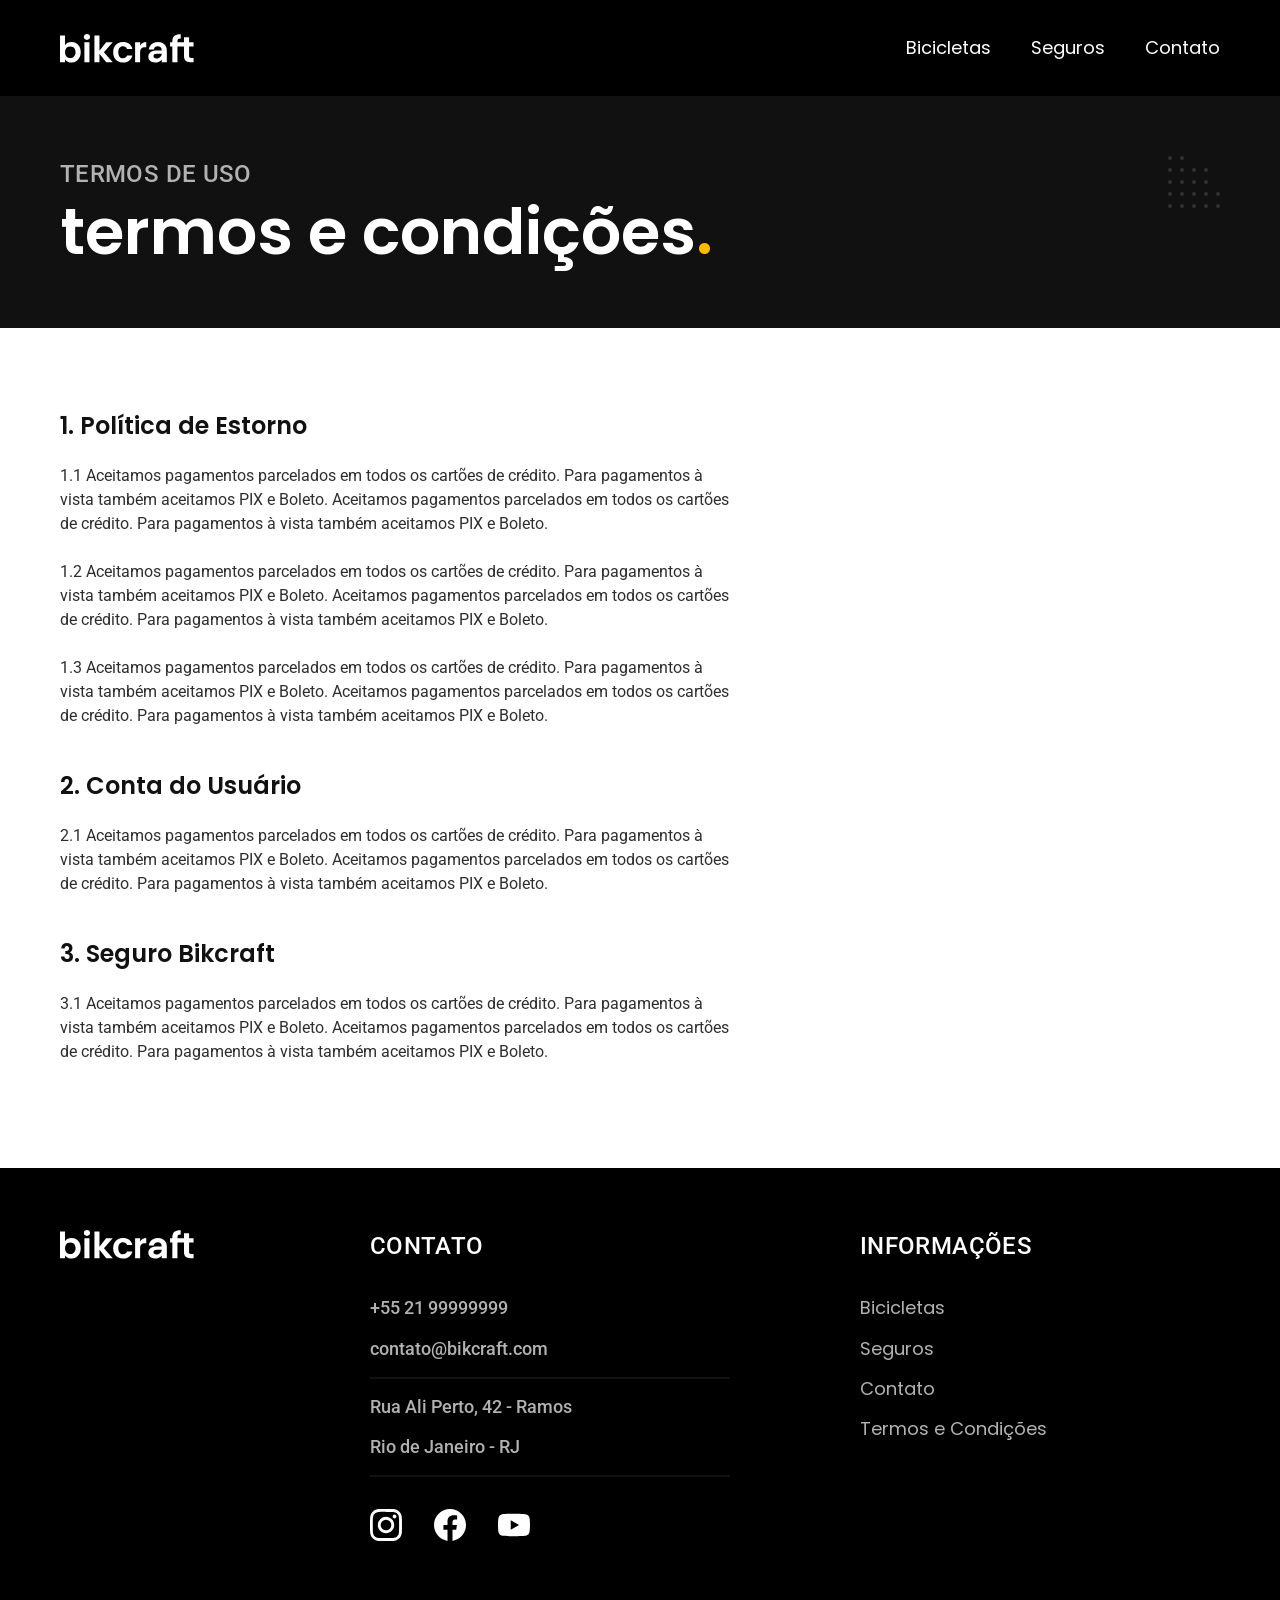
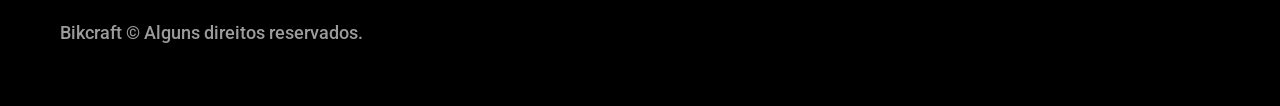
<file: termos.html>
<!DOCTYPE html>
<html lang="pt-br">

<head>
  <meta charset="UTF-8">
  <meta name="viewport" content="width=device-width, initial-scale=1.0">
  <title>Termos e Condições | Bikcraft</title>
  <meta name="description" content="Termos e condições.">

  <link rel="icon" href="./favicon.svg" type="image/svg+xml">
  <link rel="preload" href="./css/style.min.css" as="style">
  <link rel="stylesheet" href="./css/style.min.css">

  <script>
    document.documentElement.classList.add('js')
  </script>

  <link rel="preconnect" href="https://fonts.googleapis.com">
  <link rel="preconnect" href="https://fonts.gstatic.com" crossorigin>
  <link href="https://fonts.googleapis.com/css2?family=Merriweather:ital,opsz,wght@1,18..144,900&family=Poppins:wght@400;600&family=Roboto:wght@500&display=swap" rel="stylesheet">
</head>

<body id="termos">
  <header class="header-bg">
    <div class="header container">
      <a href="./"><img src="./img/bikcraft.svg" width="136" height="32" alt="Bikcraft"></a>

      <nav aria-label="primaria">
        <ul class="header-menu font-1-m cor-0">
          <li><a href="./bicicletas.html">Bicicletas</a></li>
          <li><a href="./seguros.html">Seguros</a></li>
          <li><a href="./contato.html">Contato</a></li>
        </ul>
      </nav>
    </div>
  </header>

  <main>
    <div class="titulo-bg">
      <div class="titulo container">
        <p class="font-2-l-b cor-5">Termos de uso</p>
        <h1 class="font-1-xxl cor-0">termos e condições<span class="cor-p1">.</span></h1>
      </div>
    </div>

    <div class="termos font-2-s cor-10 container">
      <h2 class="font-1-l cor-11">1. Política de Estorno</h2>
      <p>1.1 Aceitamos pagamentos parcelados em todos os cartões de crédito. Para pagamentos à vista também aceitamos PIX e Boleto. Aceitamos pagamentos parcelados em todos os cartões de crédito. Para pagamentos à vista também aceitamos PIX e Boleto.</p>
      <p>1.2 Aceitamos pagamentos parcelados em todos os cartões de crédito. Para pagamentos à vista também aceitamos PIX e Boleto. Aceitamos pagamentos parcelados em todos os cartões de crédito. Para pagamentos à vista também aceitamos PIX e Boleto.</p>
      <p>1.3 Aceitamos pagamentos parcelados em todos os cartões de crédito. Para pagamentos à vista também aceitamos PIX e Boleto. Aceitamos pagamentos parcelados em todos os cartões de crédito. Para pagamentos à vista também aceitamos PIX e Boleto.</p>
      <h2 class="font-1-l cor-11">2. Conta do Usuário</h2>
      <p>2.1 Aceitamos pagamentos parcelados em todos os cartões de crédito. Para pagamentos à vista também aceitamos PIX e Boleto. Aceitamos pagamentos parcelados em todos os cartões de crédito. Para pagamentos à vista também aceitamos PIX e Boleto.</p>
      <h2 class="font-1-l cor-11">3. Seguro Bikcraft</h2>
      <p>3.1 Aceitamos pagamentos parcelados em todos os cartões de crédito. Para pagamentos à vista também aceitamos PIX e Boleto. Aceitamos pagamentos parcelados em todos os cartões de crédito. Para pagamentos à vista também aceitamos PIX e Boleto.</p>
    </div>
  </main>

  <footer class="footer-bg">
    <div class="footer container">
      <img src="./img/bikcraft.svg" width="136" height="32" alt="Bikcraft">
      <div class="footer-contato">
        <h3 class="font-2-l-b cor-0">Contato</h3>
        <ul class="font-2-m cor-5">
          <li><a href="tel:+552199999999">+55 21 99999999</a></li>
          <li><a href="mailto:contato@bikcraft.com">contato@bikcraft.com</a></li>
          <li>Rua Ali Perto, 42 - Ramos</li>
          <li>Rio de Janeiro - RJ</li>
        </ul>
        <div class="footer-redes">
          <a href="./">
            <img src="./img/redes/instagram.svg" width="32" height="32" alt="Instagram">
          </a>
          <a href="./">
            <img src="./img/redes/facebook.svg" width="32" height="32" alt="Facebook">
          </a>
          <a href="./">
            <img src="./img/redes/youtube.svg" width="32" height="32" alt="Youtube">
          </a>
        </div>
      </div>
      <div class="footer-informacoes">
        <h3 class="font-2-l-b cor-0">Informações</h3>
        <nav>
          <ul class="font-1-m cor-5">
            <li><a href="./bicicletas.html">Bicicletas</a></li>
            <li><a href="./seguros.html">Seguros</a></li>
            <li><a href="./contato.html">Contato</a></li>
            <li><a href="./termos.html">Termos e Condições</a></li>
          </ul>
        </nav>
      </div>
      <p class="footer-copy font-2-m cor-6">Bikcraft © Alguns direitos reservados.</p>
    </div>
  </footer>
  <script src="./js/script.js"></script>
</body>

</html>
</file>
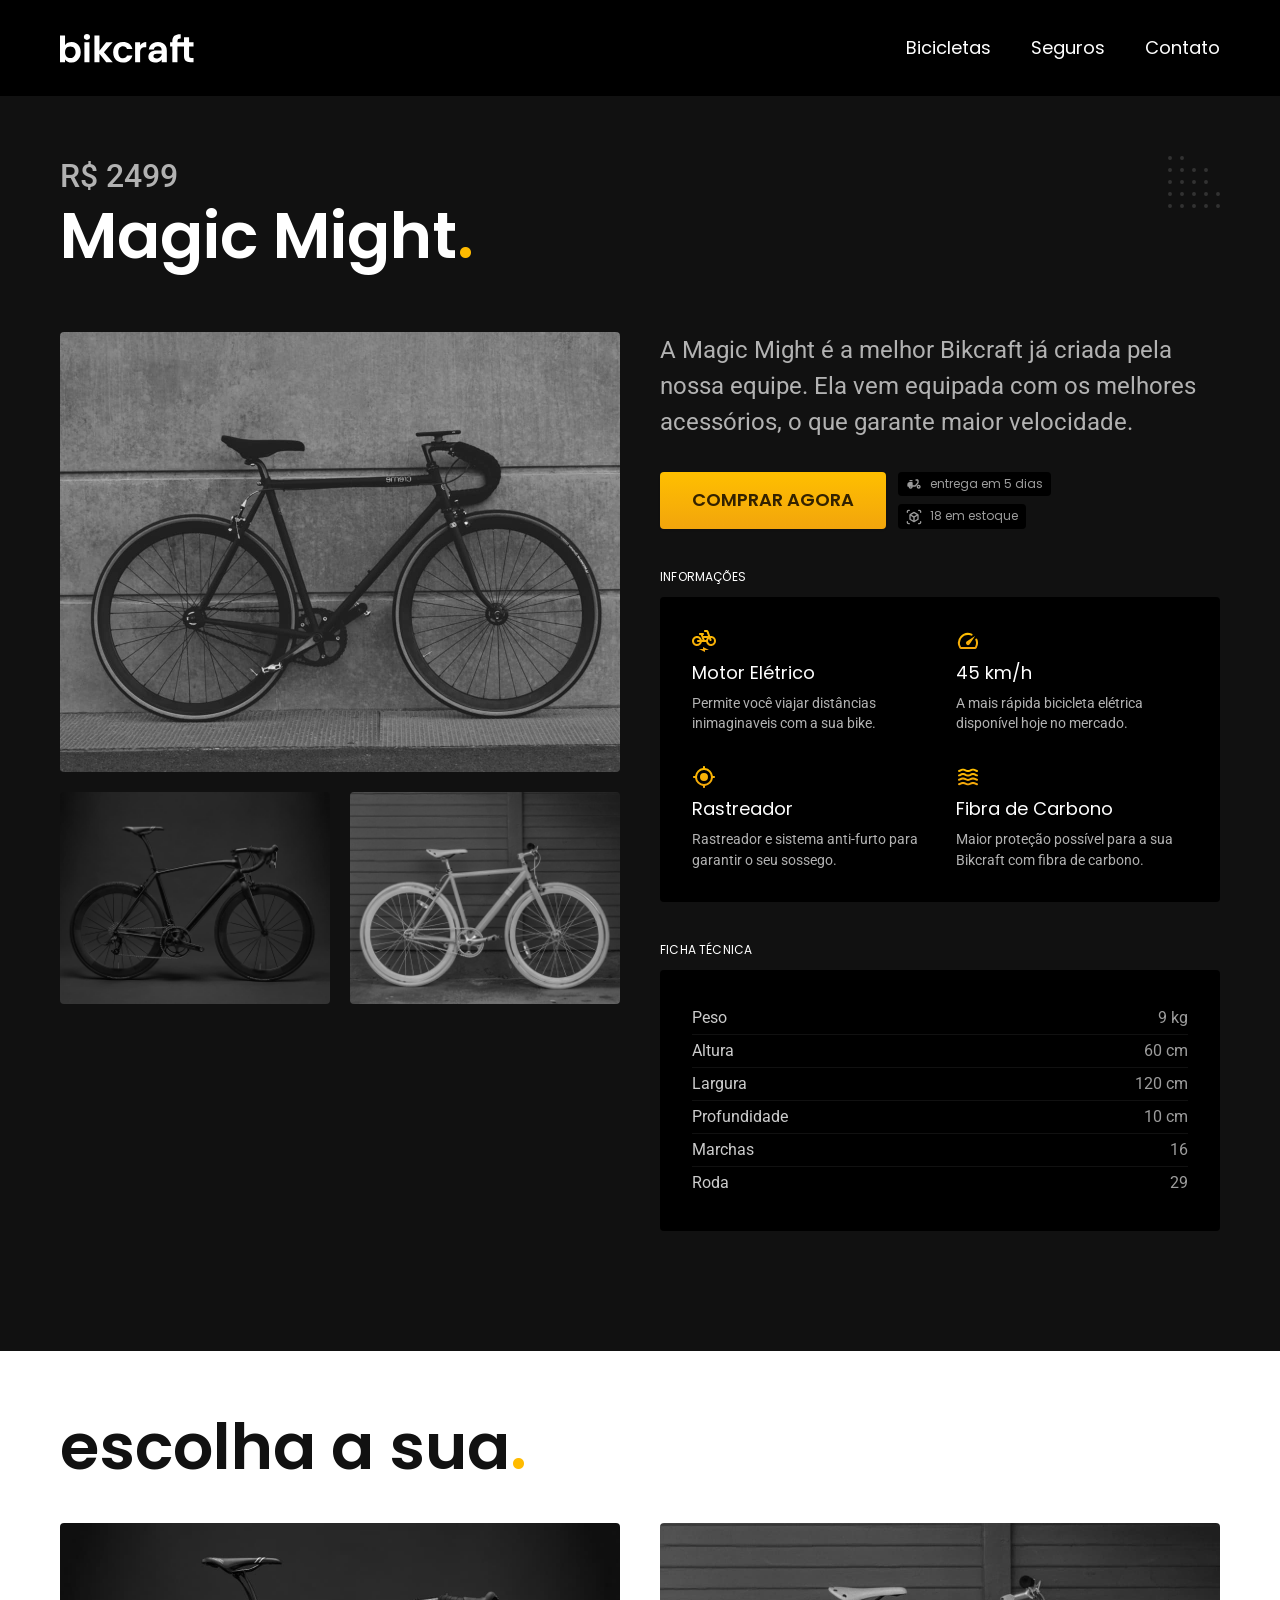
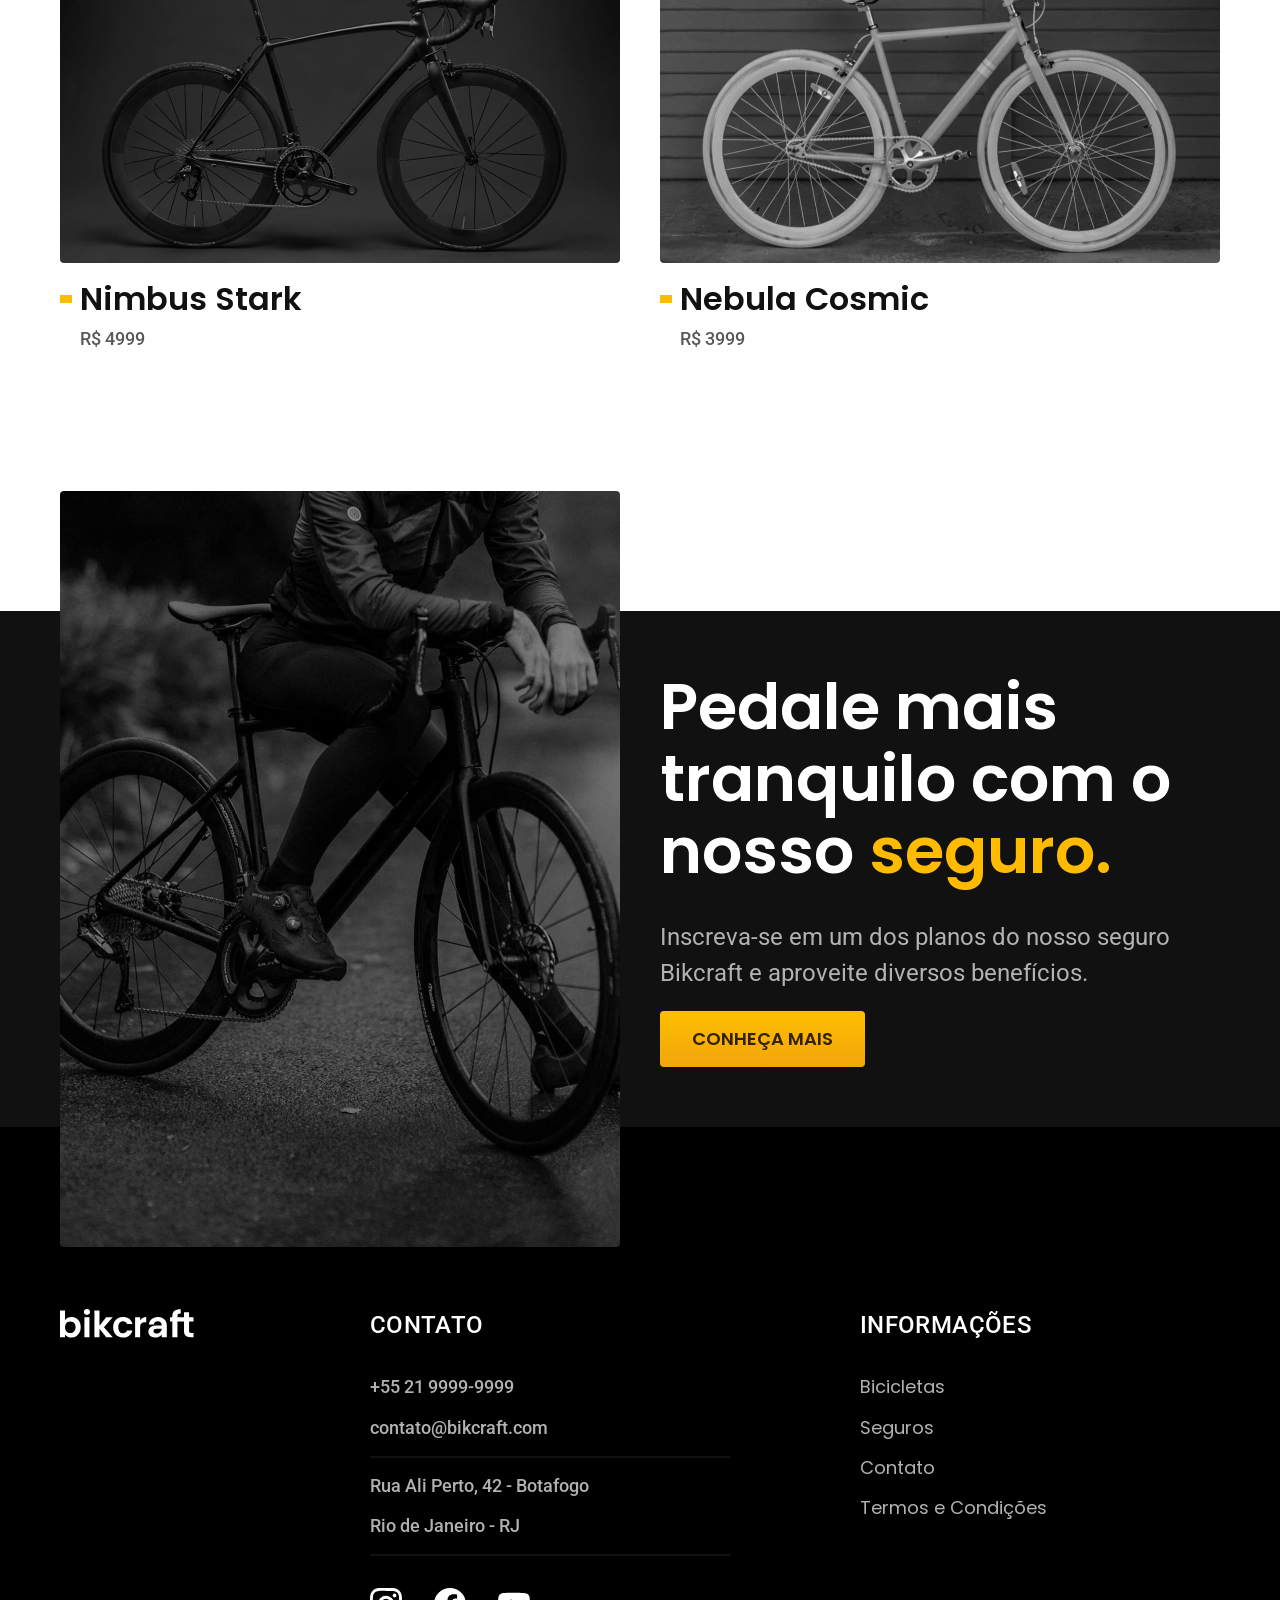
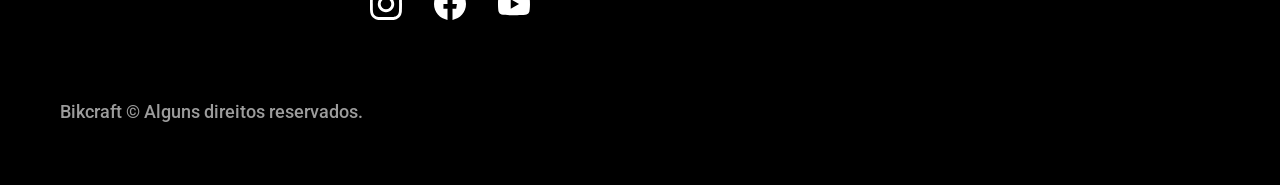
<file: bicicletas/magic.html>
<!DOCTYPE html>
<html lang="pt-br">

<head>
  <meta charset="UTF-8">
  <meta name="viewport" content="width=device-width, initial-scale=1.0">

  <title>Magic | Bikcraft</title>
  <meta name="description" content="Magic.">

  <link rel="icon" href="../favicon.svg" type="image/svg+xml">
  <link rel="preload" href="../css/style.min.css" as="style">
  <link rel="stylesheet" href="../css/style.min.css">

  <script>
    document.documentElement.classList.add('js')
  </script>

  <link rel="preconnect" href="https://fonts.googleapis.com">
  <link rel="preconnect" href="https://fonts.gstatic.com" crossorigin>
  <link href="https://fonts.googleapis.com/css2?family=Merriweather:ital,opsz,wght@1,18..144,900&family=Poppins:wght@400;600&family=Roboto:wght@500&display=swap" rel="stylesheet">
</head>

<body id="bicicleta">
  <header class="header-bg">
    <div class="header container">
      <a href="../">
        <img src="../img/bikcraft.svg" width="136" height="32" alt="Bikcraft">
      </a>

      <nav aria-label="primaria">
        <ul class="header-menu font-1-m cor-0">
          <li><a href="../bicicletas.html">Bicicletas</a></li>
          <li><a href="../seguros.html">Seguros</a></li>
          <li><a href="../contato.html">Contato</a></li>
        </ul>
      </nav>
    </div>
  </header>

  <main class="titulo-bg">
    <div>
      <div class="titulo container">
        <p class="font-2-xl cor-5">R$ 2499</p>
        <h1 class="font-1-xxl cor-0">Magic Might<span class="cor-p1">.</span></h1>
      </div>
    </div>
    <div class="bicicleta container">
      <div class="bicicleta-imagens">
        <img src="../img/bicicleta/nimbus2.jpg" width="1120" height="880" alt="Bicicleta 1">
        <img src="../img/bicicleta/nimbus1.jpg" width="1120" height="880" alt="Bicicleta 2">
        <img src="../img/bicicleta/nimbus3.jpg" width="1120" height="880" alt="Bicicleta 3">
      </div>
      <div class="bicicleta-conteudo">
        <p class="font-2-l cor-5">A Magic Might é a melhor Bikcraft já criada pela nossa equipe. Ela vem equipada com os melhores acessórios, o que garante maior velocidade.</p>
        <div class="bicicleta-comprar">
          <a class="botao" href="../orcamento.html?tipo=bikcraft&produto=magic">Comprar Agora</a>
          <span class="font-1-xs cor-6"><img src="../img/icones/entrega.svg" width="16" height="16" alt=""> entrega em 5 dias</span>
          <span class="font-1-xs cor-6"><img src="../img/icones/estoque.svg" width="16" height="16" alt=""> 18 em estoque</span>
        </div>

        <h2 class="font-1-xs cor-0">Informações</h2>
        <ul class="bicicleta-informacoes">
          <li>
            <img src="../img/icones/eletrica.svg" width="32" height="32" alt="">
            <h3 class="font-1-m cor-0">Motor Elétrico</h3>
            <p class="font-2-xs cor-5">Permite você viajar distâncias inimaginaveis com a sua bike.</p>
          </li>
          <li>
            <img src="../img/icones/velocidade.svg" width="32" height="32" alt="">
            <h3 class="font-1-m cor-0">45 km/h</h3>
            <p class="font-2-xs cor-5">A mais rápida bicicleta elétrica disponível hoje no mercado.</p>
          </li>
          <li>
            <img src="../img/icones/rastreador.svg" width="32" height="32" alt="">
            <h3 class="font-1-m cor-0">Rastreador</h3>
            <p class="font-2-xs cor-5">Rastreador e sistema anti-furto para garantir o seu sossego.</p>
          </li>
          <li>
            <img src="../img/icones/carbono.svg" width="32" height="32" alt="">
            <h3 class="font-1-m cor-0">Fibra de Carbono</h3>
            <p class="font-2-xs cor-5">Maior proteção possível para a sua Bikcraft com fibra de carbono.</p>
          </li>
        </ul>
        <h2 class="font-1-xs cor-0">Ficha Técnica</h2>
        <ul class="bicicleta-ficha font-2-s cor-4">
          <li>Peso <span>9 kg</span></li>
          <li>Altura <span>60 cm</span></li>
          <li>Largura <span>120 cm</span></li>
          <li>Profundidade <span>10 cm</span></li>
          <li>Marchas <span>16</span></li>
          <li>Roda <span>29</span></li>
        </ul>
      </div>
    </div>
  </main>

  <article class="bicicletas-lista container">
    <h2 class="font-1-xxl">escolha a sua<span class="cor-p1">.</span></h2>

    <ul>
      <li>
        <a href="./nimbus.html">
          <img src="../img/bicicletas/nimbus.jpg" width="1120" height="680" alt="Bicicleta preta">
          <h3 class="font-1-xl">Nimbus Stark</h3>
          <span class="font-2-m cor-8">R$ 4999</span>
        </a>
      </li>
      <li>
        <a href="./nebula.html">
          <img src="../img/bicicletas/nebula.jpg" width="1120" height="680" alt="Bicicleta preta">
          <h3 class="font-1-xl">Nebula Cosmic</h3>
          <span class="font-2-m cor-8">R$ 3999</span>
        </a>
      </li>
    </ul>
  </article>

  <article class="seguro-bg">
    <div class="seguro container">
      <div class="seguro-imagem">
        <img src="../img/fotos/seguros.jpg" width="1360" height="1512" alt="Pessoa parada em cima de uma bicicleta.">
      </div>
      <div class="seguro-conteudo">
        <h2 class="font-1-xxl cor-0">Pedale mais tranquilo com o nosso <span class="cor-p1">seguro.</span></h2>
        <p class="font-2-l cor-5">Inscreva-se em um dos planos do nosso seguro Bikcraft e aproveite diversos benefícios.</p>
        <a class="botao" href="../seguros.html">Conheça Mais</a>
      </div>
    </div>
  </article>

  <footer class="footer-bg">
    <div class="footer container">
      <img src="../img/bikcraft.svg" width="136" height="32" alt="Bikcraft">
      <div class="footer-contato">
        <h3 class="font-2-l-b cor-0">Contato</h3>
        <ul class="font-2-m cor-5">
          <li><a href="tel:+552199999999">+55 21 9999-9999</a></li>
          <li><a href="mailto:contato@bikcraft.com">contato@bikcraft.com</a></li>
          <li>Rua Ali Perto, 42 - Botafogo</li>
          <li>Rio de Janeiro - RJ</li>
        </ul>
        <div class="footer-redes">
          <a href="../">
            <img src="../img/redes/instagram.svg" width="32" height="32" alt="Instagram">
          </a>
          <a href="../">
            <img src="../img/redes/facebook.svg" width="32" height="32" alt="Facebook">
          </a>
          <a href="../">
            <img src="../img/redes/youtube.svg" width="32" height="32" alt="Youtube">
          </a>
        </div>
      </div>
      <div class="footer-informacoes">
        <h3 class="font-2-l-b cor-0">Informações</h3>
        <nav>
          <ul class="font-1-m cor-5">
            <li><a href="../bicicletas.html">Bicicletas</a></li>
            <li><a href="../seguros.html">Seguros</a></li>
            <li><a href="../contato.html">Contato</a></li>
            <li><a href="../termos.html">Termos e Condições</a></li>
          </ul>
        </nav>
      </div>
      <p class="footer-copy font-2-m cor-6">Bikcraft © Alguns direitos reservados.</p>
    </div>
  </footer>
  <script src="../js/script.js"></script>
</body>

</html>
</file>
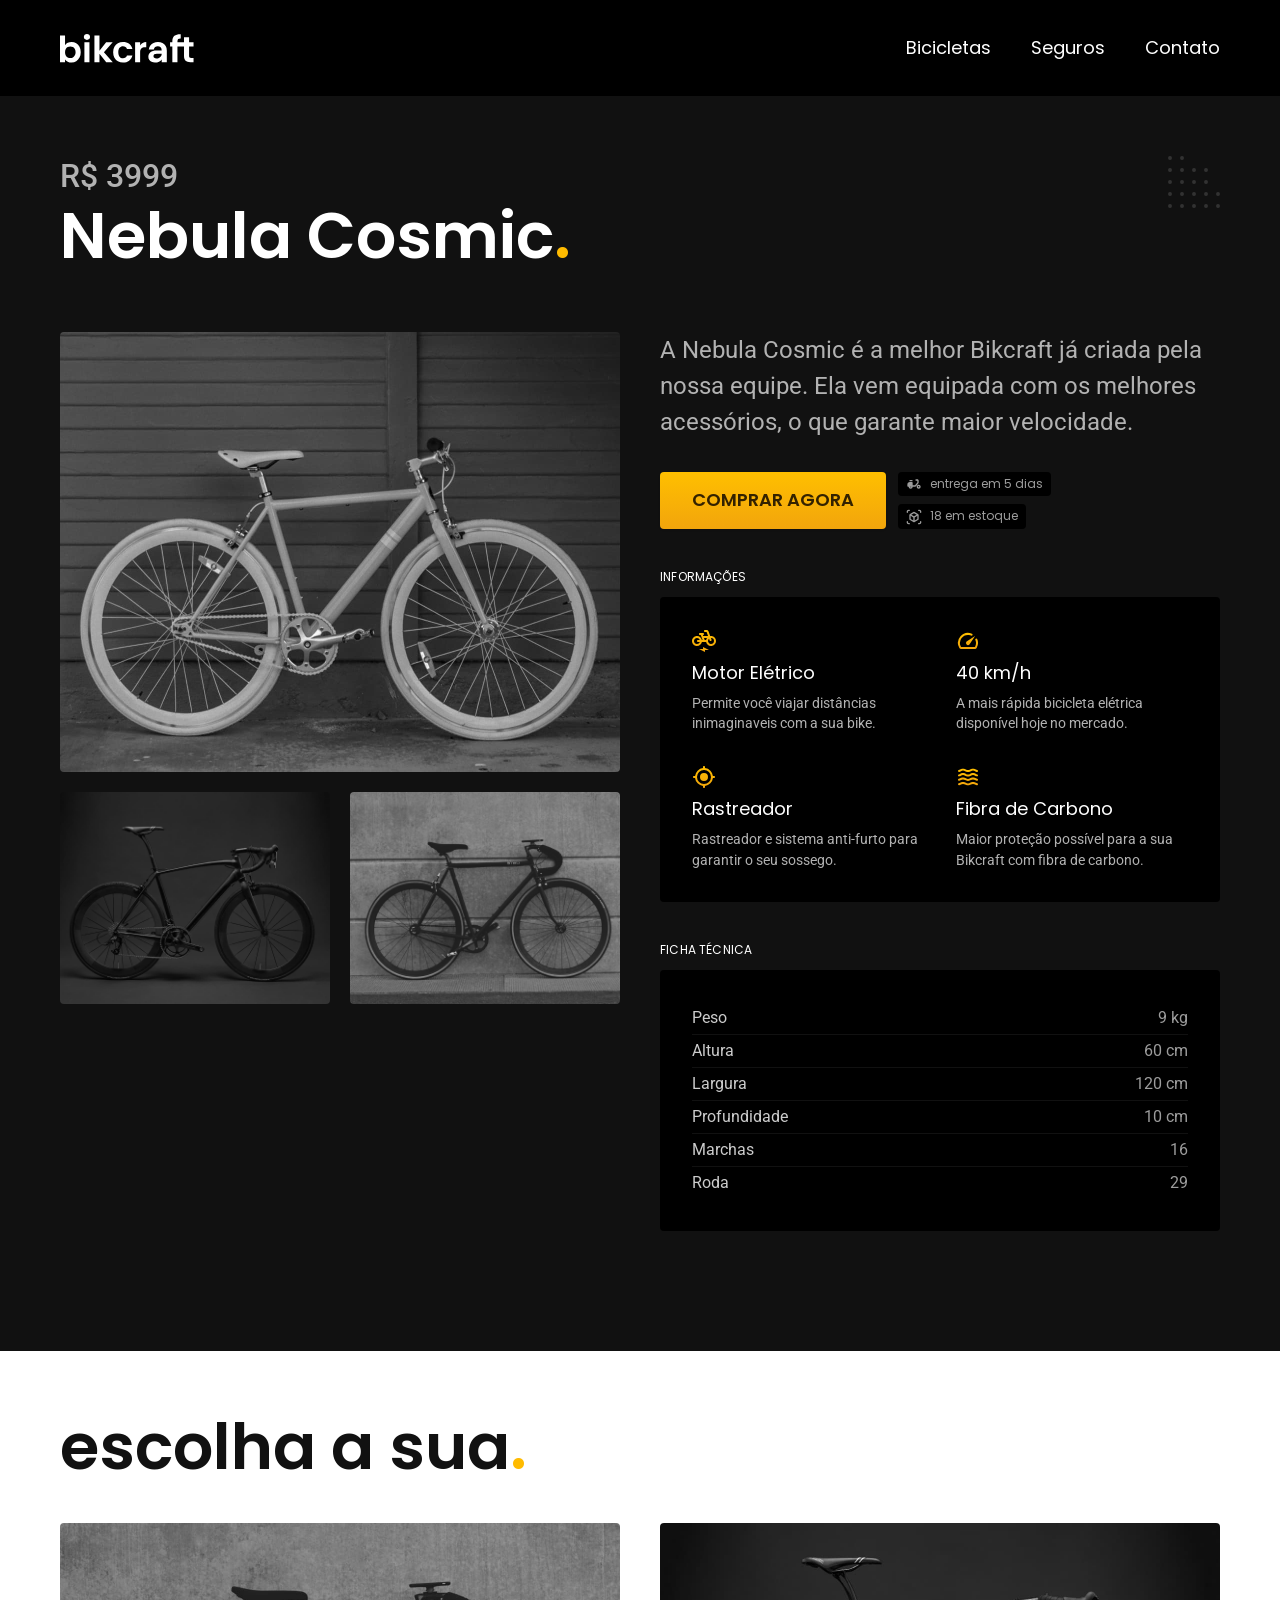
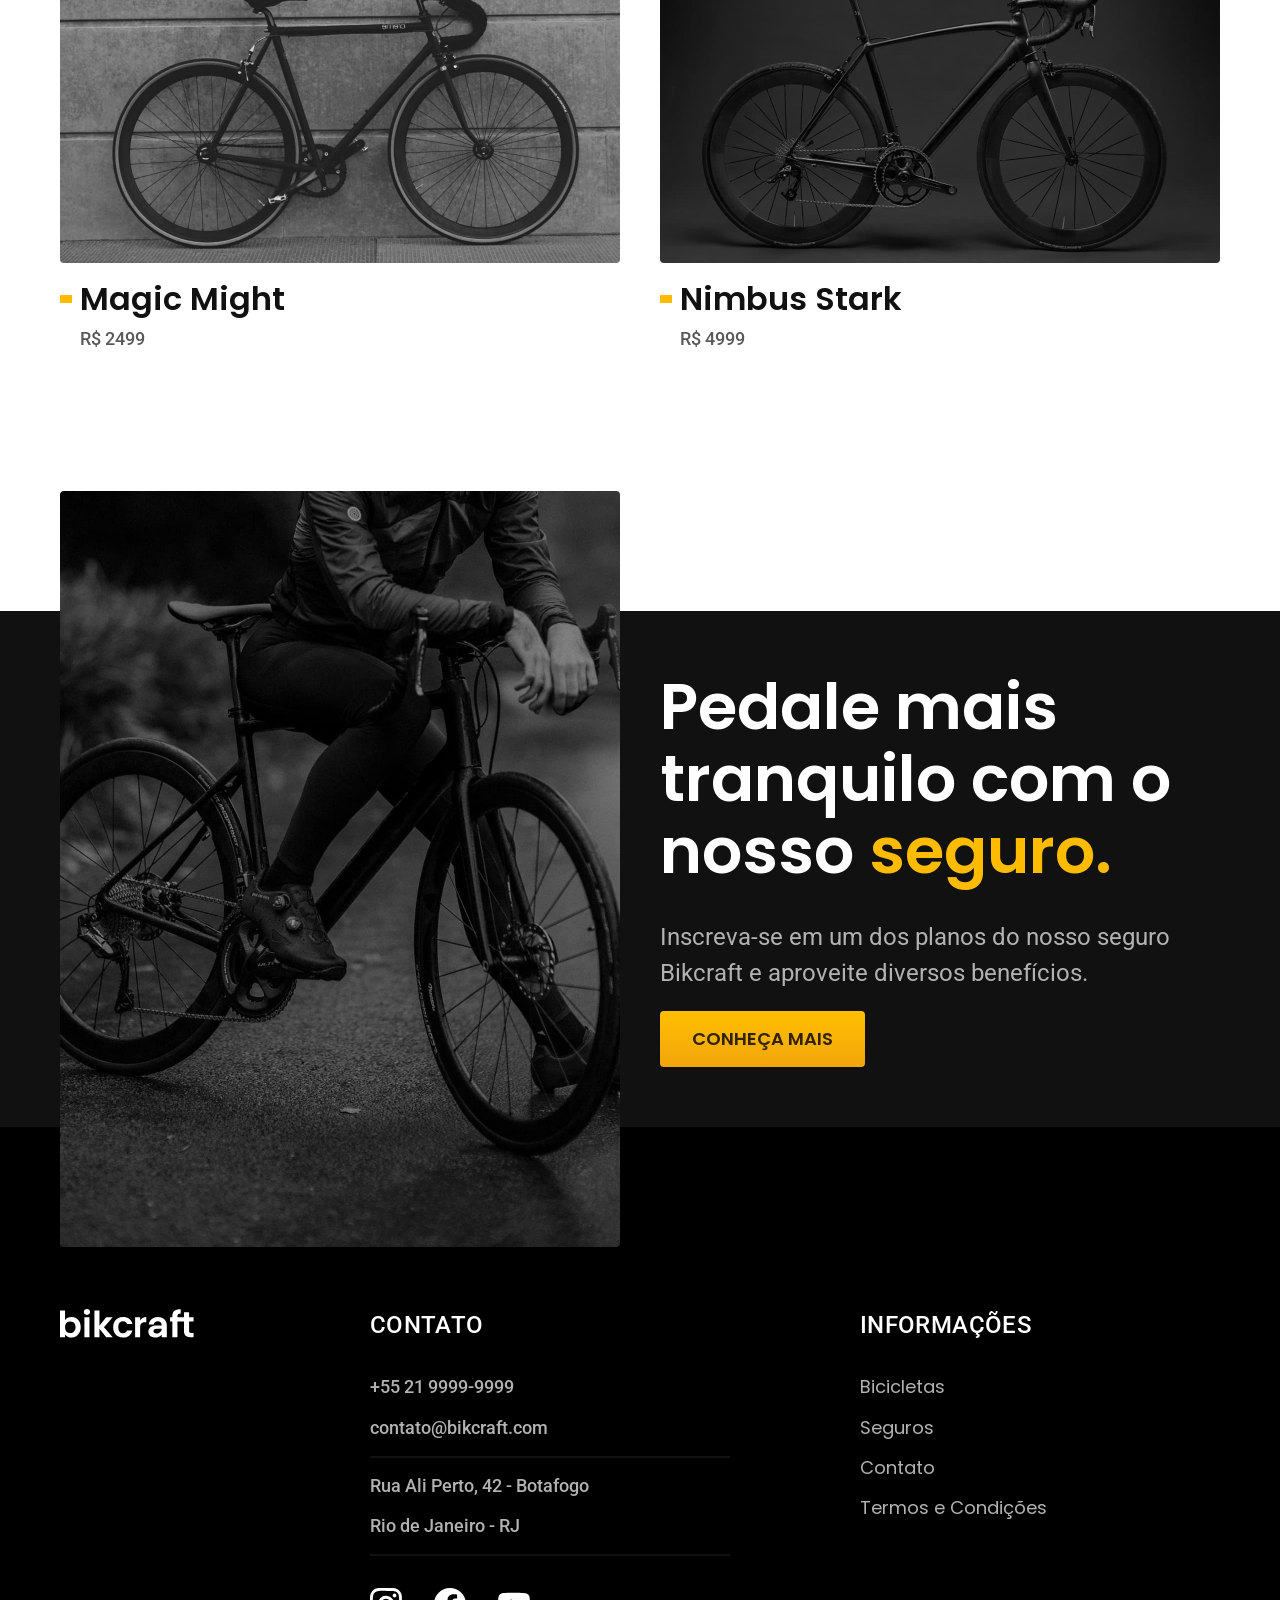
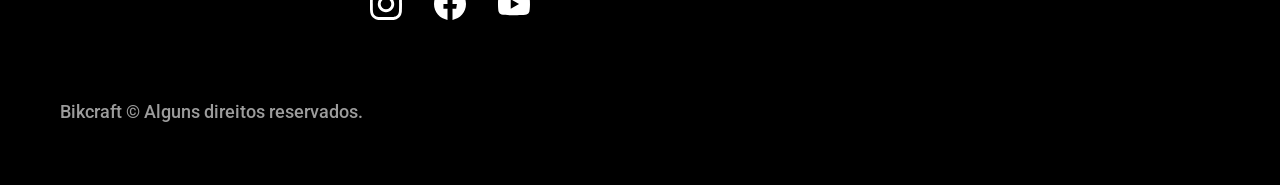
<file: bicicletas/nebula.html>
<!DOCTYPE html>
<html lang="pt-br">

<head>
  <meta charset="UTF-8">
  <meta name="viewport" content="width=device-width, initial-scale=1.0">

  <title>Nebula | Bikcraft</title>
  <meta name="description" content="Nebula.">

  <link rel="icon" href="../favicon.svg" type="image/svg+xml">
  <link rel="preload" href="../css/style.min.css" as="style">
  <link rel="stylesheet" href="../css/style.min.css">

  <script>
    document.documentElement.classList.add('js')
  </script>

  <link rel="preconnect" href="https://fonts.googleapis.com">
  <link rel="preconnect" href="https://fonts.gstatic.com" crossorigin>
  <link href="https://fonts.googleapis.com/css2?family=Merriweather:ital,opsz,wght@1,18..144,900&family=Poppins:wght@400;600&family=Roboto:wght@500&display=swap" rel="stylesheet">
</head>

<body id="bicicleta">
  <header class="header-bg">
    <div class="header container">
      <a href="../">
        <img src="../img/bikcraft.svg" width="136" height="32" alt="Bikcraft">
      </a>

      <nav aria-label="primaria">
        <ul class="header-menu font-1-m cor-0">
          <li><a href="../bicicletas.html">Bicicletas</a></li>
          <li><a href="../seguros.html">Seguros</a></li>
          <li><a href="../contato.html">Contato</a></li>
        </ul>
      </nav>
    </div>
  </header>

  <main class="titulo-bg">
    <div>
      <div class="titulo container">
        <p class="font-2-xl cor-5">R$ 3999</p>
        <h1 class="font-1-xxl cor-0">Nebula Cosmic<span class="cor-p1">.</span></h1>
      </div>
    </div>
    <div class="bicicleta container">
      <div class="bicicleta-imagens">
        <img src="../img/bicicleta/nimbus3.jpg" width="1120" height="880" alt="Bicicleta 1">
        <img src="../img/bicicleta/nimbus1.jpg" width="1120" height="880" alt="Bicicleta 2">
        <img src="../img/bicicleta/nimbus2.jpg" width="1120" height="880" alt="Bicicleta 3">
      </div>
      <div class="bicicleta-conteudo">
        <p class="font-2-l cor-5">A Nebula Cosmic é a melhor Bikcraft já criada pela nossa equipe. Ela vem equipada com os melhores acessórios, o que garante maior velocidade.</p>
        <div class="bicicleta-comprar">
          <a class="botao" href="../orcamento.html?tipo=bikcraft&produto=nebula">Comprar Agora</a>
          <span class="font-1-xs cor-6"><img src="../img/icones/entrega.svg" width="16" height="16" alt=""> entrega em 5 dias</span>
          <span class="font-1-xs cor-6"><img src="../img/icones/estoque.svg" width="16" height="16" alt=""> 18 em estoque</span>
        </div>

        <h2 class="font-1-xs cor-0">Informações</h2>
        <ul class="bicicleta-informacoes">
          <li>
            <img src="../img/icones/eletrica.svg" width="32" height="32" alt="">
            <h3 class="font-1-m cor-0">Motor Elétrico</h3>
            <p class="font-2-xs cor-5">Permite você viajar distâncias inimaginaveis com a sua bike.</p>
          </li>
          <li>
            <img src="../img/icones/velocidade.svg" width="32" height="32" alt="">
            <h3 class="font-1-m cor-0">40 km/h</h3>
            <p class="font-2-xs cor-5">A mais rápida bicicleta elétrica disponível hoje no mercado.</p>
          </li>
          <li>
            <img src="../img/icones/rastreador.svg" width="32" height="32" alt="">
            <h3 class="font-1-m cor-0">Rastreador</h3>
            <p class="font-2-xs cor-5">Rastreador e sistema anti-furto para garantir o seu sossego.</p>
          </li>
          <li>
            <img src="../img/icones/carbono.svg" width="32" height="32" alt="">
            <h3 class="font-1-m cor-0">Fibra de Carbono</h3>
            <p class="font-2-xs cor-5">Maior proteção possível para a sua Bikcraft com fibra de carbono.</p>
          </li>
        </ul>
        <h2 class="font-1-xs cor-0">Ficha Técnica</h2>
        <ul class="bicicleta-ficha font-2-s cor-4">
          <li>Peso <span>9 kg</span></li>
          <li>Altura <span>60 cm</span></li>
          <li>Largura <span>120 cm</span></li>
          <li>Profundidade <span>10 cm</span></li>
          <li>Marchas <span>16</span></li>
          <li>Roda <span>29</span></li>
        </ul>
      </div>
    </div>
  </main>

  <article class="bicicletas-lista container">
    <h2 class="font-1-xxl">escolha a sua<span class="cor-p1">.</span></h2>

    <ul>
      <li>
        <a href="./magic.html">
          <img src="../img/bicicletas/magic.jpg" width="1120" height="680" alt="Bicicleta preta">
          <h3 class="font-1-xl">Magic Might</h3>
          <span class="font-2-m cor-8">R$ 2499</span>
        </a>
      </li>
      <li>
        <a href="./nimbus.html">
          <img src="../img/bicicletas/nimbus.jpg" width="1120" height="680" alt="Bicicleta preta">
          <h3 class="font-1-xl">Nimbus Stark</h3>
          <span class="font-2-m cor-8">R$ 4999</span>
        </a>
      </li>
    </ul>
  </article>

  <article class="seguro-bg">
    <div class="seguro container">
      <div class="seguro-imagem">
        <img src="../img/fotos/seguros.jpg" width="1360" height="1512" alt="Pessoa parada em cima de uma bicicleta.">
      </div>
      <div class="seguro-conteudo">
        <h2 class="font-1-xxl cor-0">Pedale mais tranquilo com o nosso <span class="cor-p1">seguro.</span></h2>
        <p class="font-2-l cor-5">Inscreva-se em um dos planos do nosso seguro Bikcraft e aproveite diversos benefícios.</p>
        <a class="botao" href="../seguros.html">Conheça Mais</a>
      </div>
    </div>
  </article>

  <footer class="footer-bg">
    <div class="footer container">
      <img src="../img/bikcraft.svg" width="136" height="32" alt="Bikcraft">
      <div class="footer-contato">
        <h3 class="font-2-l-b cor-0">Contato</h3>
        <ul class="font-2-m cor-5">
          <li><a href="tel:+552199999999">+55 21 9999-9999</a></li>
          <li><a href="mailto:contato@bikcraft.com">contato@bikcraft.com</a></li>
          <li>Rua Ali Perto, 42 - Botafogo</li>
          <li>Rio de Janeiro - RJ</li>
        </ul>
        <div class="footer-redes">
          <a href="../">
            <img src="../img/redes/instagram.svg" width="32" height="32" alt="Instagram">
          </a>
          <a href="../">
            <img src="../img/redes/facebook.svg" width="32" height="32" alt="Facebook">
          </a>
          <a href="../">
            <img src="../img/redes/youtube.svg" width="32" height="32" alt="Youtube">
          </a>
        </div>
      </div>
      <div class="footer-informacoes">
        <h3 class="font-2-l-b cor-0">Informações</h3>
        <nav>
          <ul class="font-1-m cor-5">
            <li><a href="../bicicletas.html">Bicicletas</a></li>
            <li><a href="../seguros.html">Seguros</a></li>
            <li><a href="../contato.html">Contato</a></li>
            <li><a href="../termos.html">Termos e Condições</a></li>
          </ul>
        </nav>
      </div>
      <p class="footer-copy font-2-m cor-6">Bikcraft © Alguns direitos reservados.</p>
    </div>
  </footer>
  <script src="../js/script.js"></script>
</body>

</html>
</file>
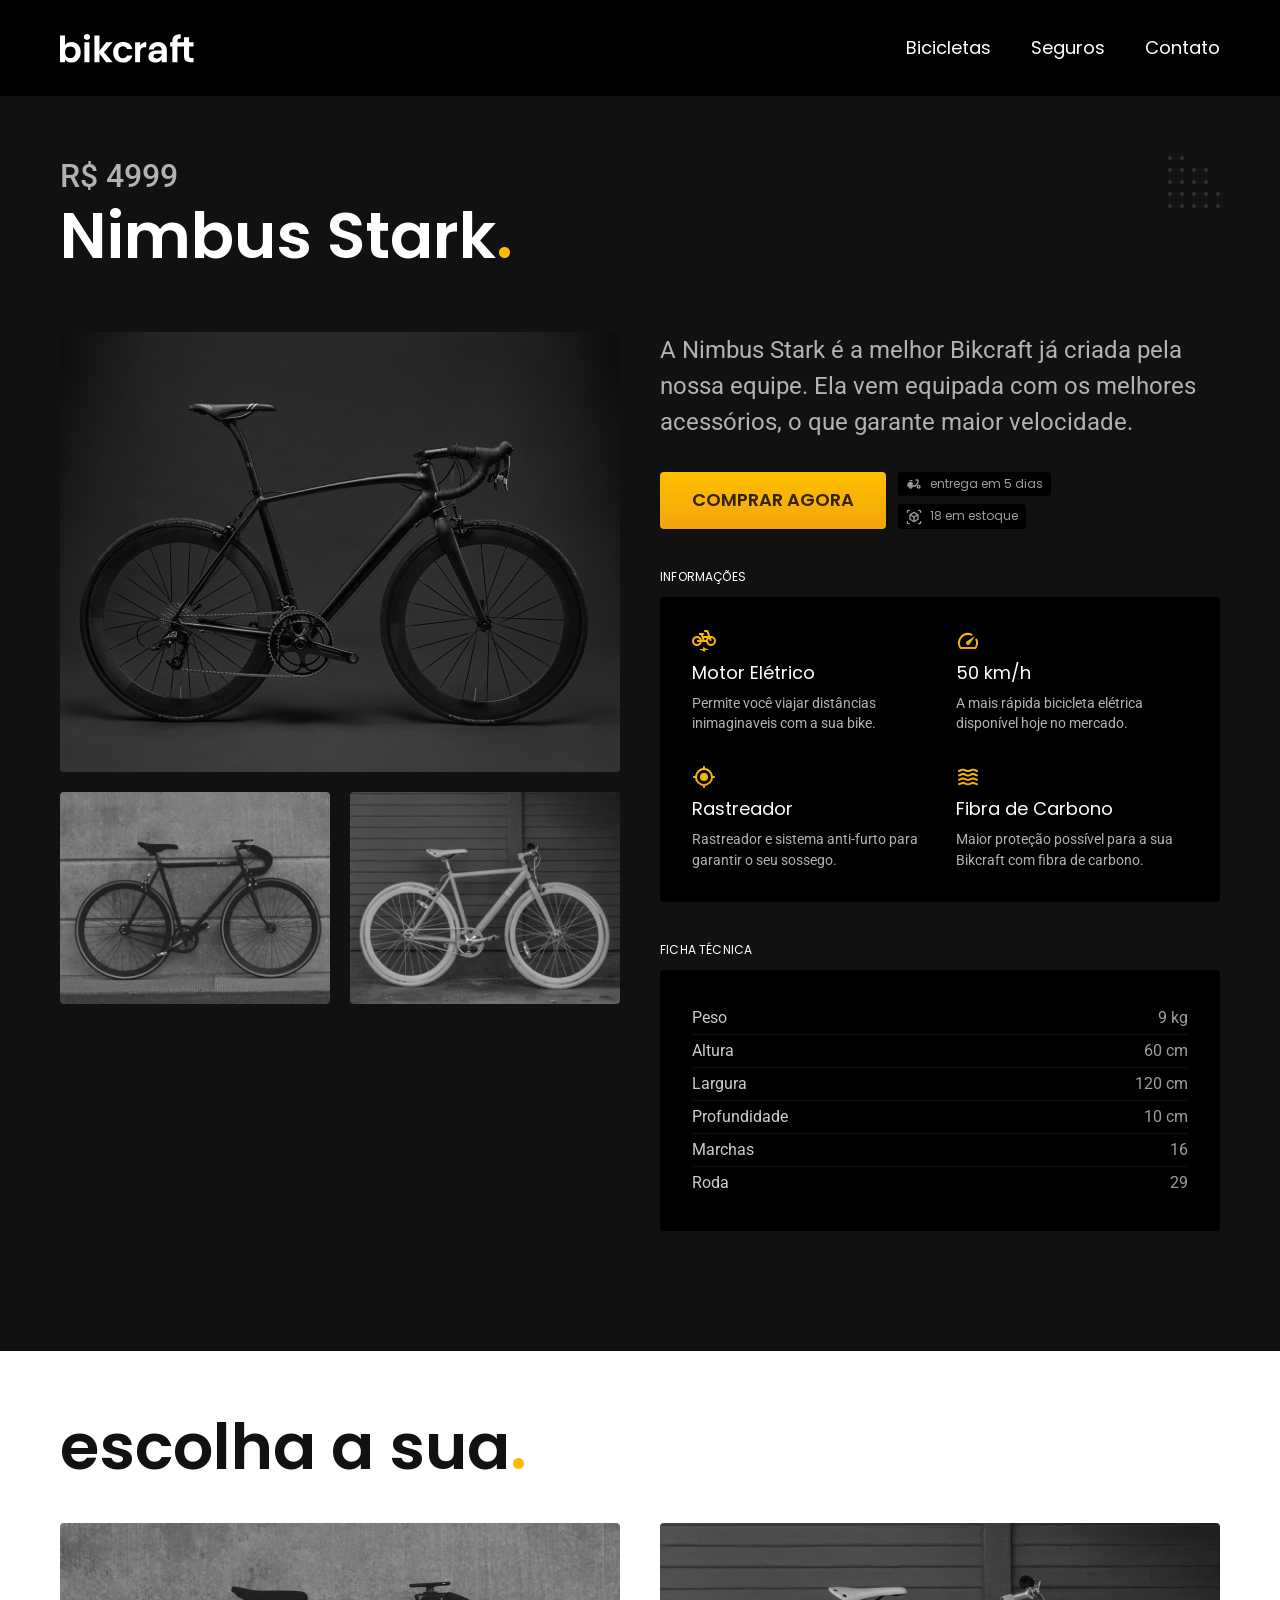
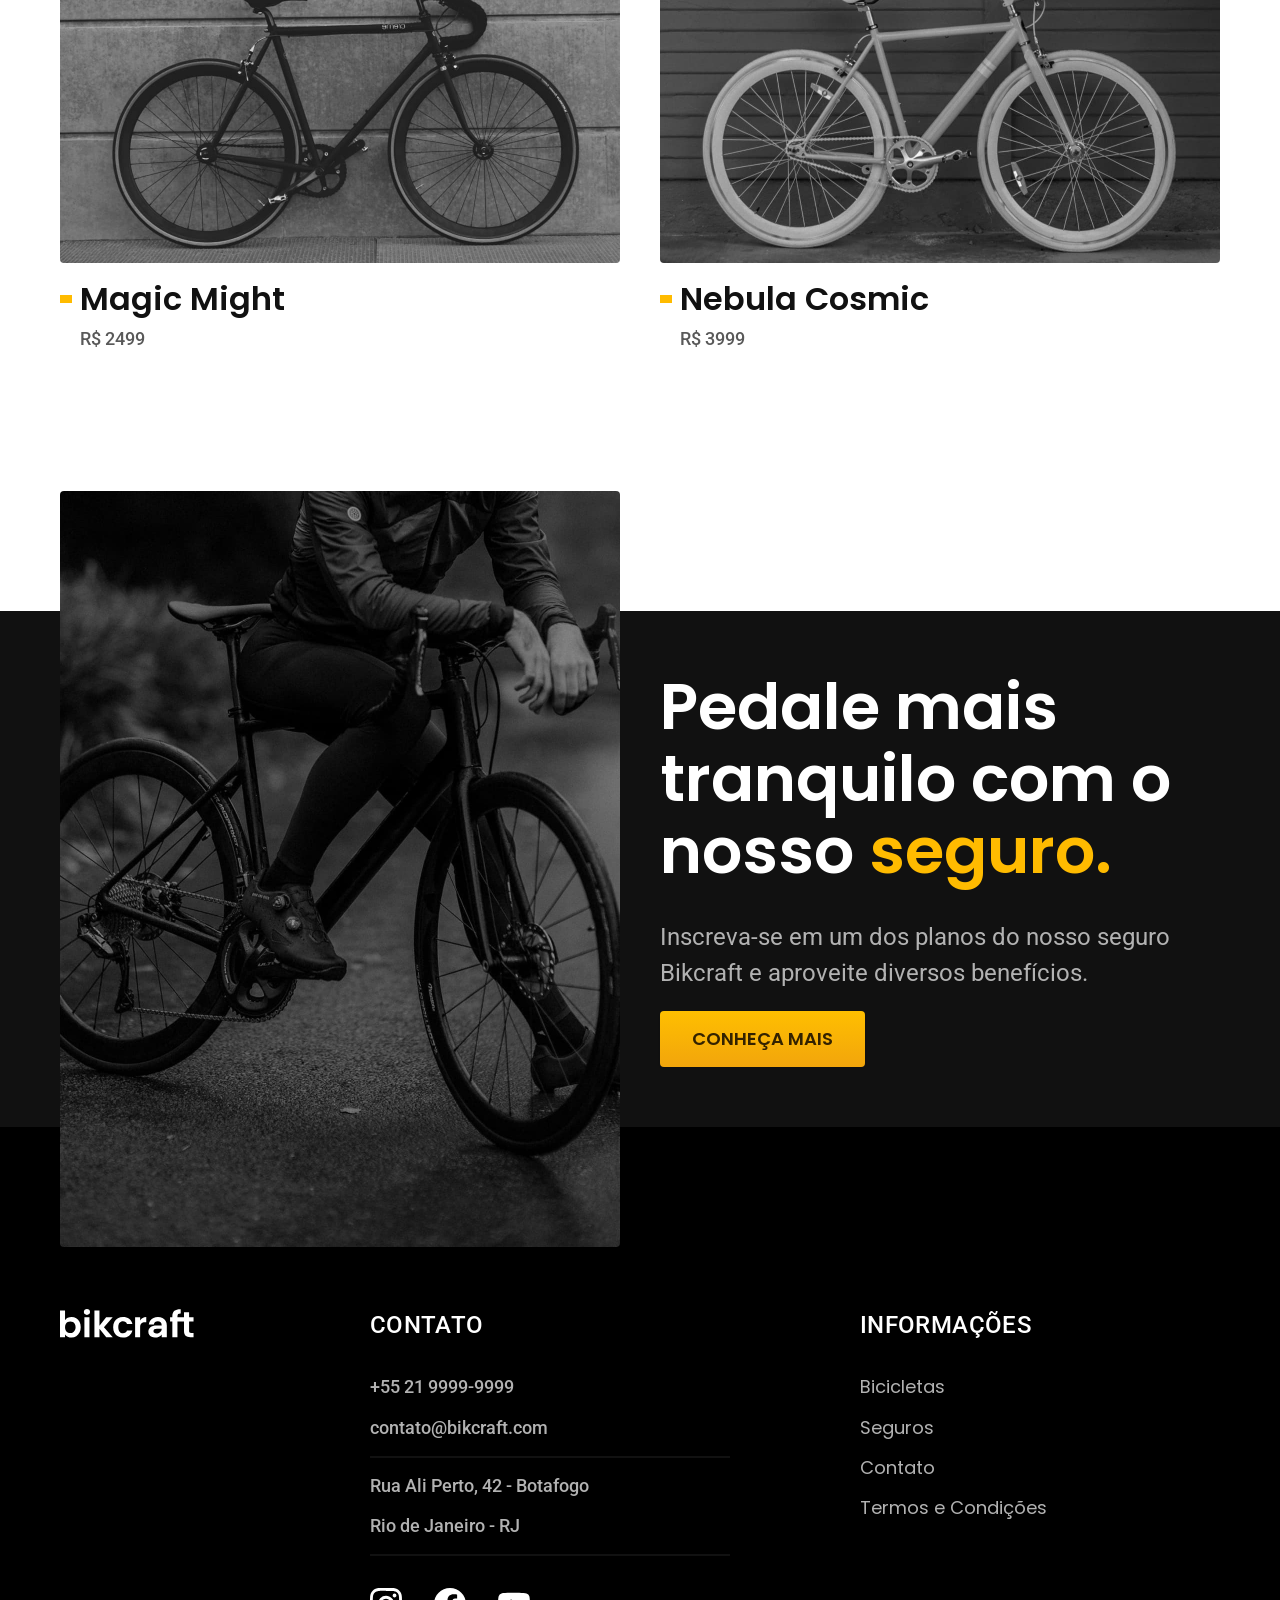
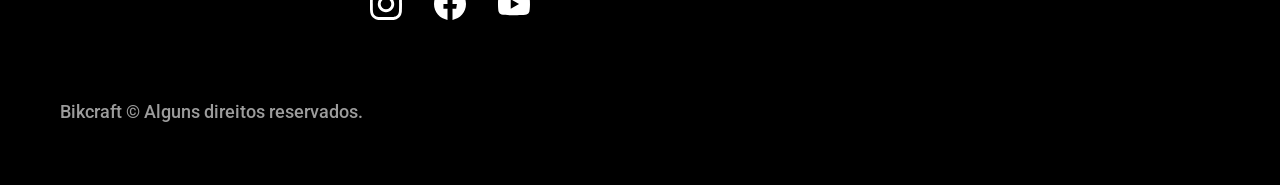
<file: bicicletas/nimbus.html>
<!DOCTYPE html>
<html lang="pt-br">

<head>
  <meta charset="UTF-8">
  <meta name="viewport" content="width=device-width, initial-scale=1.0">

  <title>Nimbus | Bikcraft</title>
  <meta name="description" content="Nimbus.">

  <link rel="icon" href="../favicon.svg" type="image/svg+xml">
  <link rel="preload" href="../css/style.min.css" as="style">
  <link rel="stylesheet" href="../css/style.min.css">

  <script>
    document.documentElement.classList.add('js')
  </script>

  <link rel="preconnect" href="https://fonts.googleapis.com">
  <link rel="preconnect" href="https://fonts.gstatic.com" crossorigin>
  <link href="https://fonts.googleapis.com/css2?family=Merriweather:ital,opsz,wght@1,18..144,900&family=Poppins:wght@400;600&family=Roboto:wght@500&display=swap" rel="stylesheet">
</head>

<body id="bicicleta">
  <header class="header-bg">
    <div class="header container">
      <a href="../">
        <img src="../img/bikcraft.svg" width="136" height="32" alt="Bikcraft">
      </a>

      <nav aria-label="primaria">
        <ul class="header-menu font-1-m cor-0">
          <li><a href="../bicicletas.html">Bicicletas</a></li>
          <li><a href="../seguros.html">Seguros</a></li>
          <li><a href="../contato.html">Contato</a></li>
        </ul>
      </nav>
    </div>
  </header>

  <main class="titulo-bg">
    <div>
      <div class="titulo container">
        <p class="font-2-xl cor-5">R$ 4999</p>
        <h1 class="font-1-xxl cor-0">Nimbus Stark<span class="cor-p1">.</span></h1>
      </div>
    </div>
    <div class="bicicleta container">
      <div class="bicicleta-imagens">
        <img src="../img/bicicleta/nimbus1.jpg" width="1120" height="880" alt="Bicicleta 1">
        <img src="../img/bicicleta/nimbus2.jpg" width="1120" height="880" alt="Bicicleta 2">
        <img src="../img/bicicleta/nimbus3.jpg" width="1120" height="880" alt="Bicicleta 3">
      </div>
      <div class="bicicleta-conteudo">
        <p class="font-2-l cor-5">A Nimbus Stark é a melhor Bikcraft já criada pela nossa equipe. Ela vem equipada com os melhores acessórios, o que garante maior velocidade.</p>
        <div class="bicicleta-comprar">
          <a class="botao" href="../orcamento.html?tipo=bikcraft&produto=nimbus">Comprar Agora</a>
          <span class="font-1-xs cor-6"><img src="../img/icones/entrega.svg" width="16" height="16" alt=""> entrega em 5 dias</span>
          <span class="font-1-xs cor-6"><img src="../img/icones/estoque.svg" width="16" height="16" alt=""> 18 em estoque</span>
        </div>

        <h2 class="font-1-xs cor-0">Informações</h2>
        <ul class="bicicleta-informacoes">
          <li>
            <img src="../img/icones/eletrica.svg" width="32" height="32" alt="">
            <h3 class="font-1-m cor-0">Motor Elétrico</h3>
            <p class="font-2-xs cor-5">Permite você viajar distâncias inimaginaveis com a sua bike.</p>
          </li>
          <li>
            <img src="../img/icones/velocidade.svg" width="32" height="32" alt="">
            <h3 class="font-1-m cor-0">50 km/h</h3>
            <p class="font-2-xs cor-5">A mais rápida bicicleta elétrica disponível hoje no mercado.</p>
          </li>
          <li>
            <img src="../img/icones/rastreador.svg" width="32" height="32" alt="">
            <h3 class="font-1-m cor-0">Rastreador</h3>
            <p class="font-2-xs cor-5">Rastreador e sistema anti-furto para garantir o seu sossego.</p>
          </li>
          <li>
            <img src="../img/icones/carbono.svg" width="32" height="32" alt="">
            <h3 class="font-1-m cor-0">Fibra de Carbono</h3>
            <p class="font-2-xs cor-5">Maior proteção possível para a sua Bikcraft com fibra de carbono.</p>
          </li>
        </ul>
        <h2 class="font-1-xs cor-0">Ficha Técnica</h2>
        <ul class="bicicleta-ficha font-2-s cor-4">
          <li>Peso <span>9 kg</span></li>
          <li>Altura <span>60 cm</span></li>
          <li>Largura <span>120 cm</span></li>
          <li>Profundidade <span>10 cm</span></li>
          <li>Marchas <span>16</span></li>
          <li>Roda <span>29</span></li>
        </ul>
      </div>
    </div>
  </main>

  <article class="bicicletas-lista container">
    <h2 class="font-1-xxl">escolha a sua<span class="cor-p1">.</span></h2>

    <ul>
      <li>
        <a href="./magic.html">
          <img src="../img/bicicletas/magic.jpg" width="1120" height="680" alt="Bicicleta preta">
          <h3 class="font-1-xl">Magic Might</h3>
          <span class="font-2-m cor-8">R$ 2499</span>
        </a>
      </li>
      <li>
        <a href="./nebula.html">
          <img src="../img/bicicletas/nebula.jpg" width="1120" height="680" alt="Bicicleta preta">
          <h3 class="font-1-xl">Nebula Cosmic</h3>
          <span class="font-2-m cor-8">R$ 3999</span>
        </a>
      </li>
    </ul>
  </article>

  <article class="seguro-bg">
    <div class="seguro container">
      <div class="seguro-imagem">
        <img src="../img/fotos/seguros.jpg" width="1360" height="1512" alt="Pessoa parada em cima de uma bicicleta.">
      </div>
      <div class="seguro-conteudo">
        <h2 class="font-1-xxl cor-0">Pedale mais tranquilo com o nosso <span class="cor-p1">seguro.</span></h2>
        <p class="font-2-l cor-5">Inscreva-se em um dos planos do nosso seguro Bikcraft e aproveite diversos benefícios.</p>
        <a class="botao" href="../seguros.html">Conheça Mais</a>
      </div>
    </div>
  </article>

  <footer class="footer-bg">
    <div class="footer container">
      <img src="../img/bikcraft.svg" width="136" height="32" alt="Bikcraft">
      <div class="footer-contato">
        <h3 class="font-2-l-b cor-0">Contato</h3>
        <ul class="font-2-m cor-5">
          <li><a href="tel:+552199999999">+55 21 9999-9999</a></li>
          <li><a href="mailto:contato@bikcraft.com">contato@bikcraft.com</a></li>
          <li>Rua Ali Perto, 42 - Botafogo</li>
          <li>Rio de Janeiro - RJ</li>
        </ul>
        <div class="footer-redes">
          <a href="../">
            <img src="../img/redes/instagram.svg" width="32" height="32" alt="Instagram">
          </a>
          <a href="../">
            <img src="../img/redes/facebook.svg" width="32" height="32" alt="Facebook">
          </a>
          <a href="../">
            <img src="../img/redes/youtube.svg" width="32" height="32" alt="Youtube">
          </a>
        </div>
      </div>
      <div class="footer-informacoes">
        <h3 class="font-2-l-b cor-0">Informações</h3>
        <nav>
          <ul class="font-1-m cor-5">
            <li><a href="../bicicletas.html">Bicicletas</a></li>
            <li><a href="../seguros.html">Seguros</a></li>
            <li><a href="../contato.html">Contato</a></li>
            <li><a href="../termos.html">Termos e Condições</a></li>
          </ul>
        </nav>
      </div>
      <p class="footer-copy font-2-m cor-6">Bikcraft © Alguns direitos reservados.</p>
    </div>
  </footer>
  <script src="../js/script.js"></script>
</body>

</html>
</file>
<file: css/style.min.css>
body{margin:0;font-family:Arial,Helvetica,sans-serif;color:#111}blockquote,dd,h1,h2,h3,h4,p,ul{margin:0}ul{padding:0;list-style:none}a{text-decoration:none;color:inherit}img{max-width:100%;height:auto;display:block}img[src$=".jpg"]{border-radius:4px}.font-1-xs{font:400 0.75rem/1.35 Poppins,sans-serif}.font-2-xs{font:400 0.875rem/1.43 Roboto,sans-serif}.font-1-s{font:400 1rem/1.5 Poppins,sans-serif}.font-2-s{font:400 1rem/1.5 Roboto,sans-serif}.font-1-m,.font-1-m-b{font:400 1.125rem/1.35 Poppins,sans-serif}.font-1-m-b{font-weight:600}.font-2-m{font:500 1.125rem/1.35 Roboto,sans-serif}.font-1-l{font:400 1.5rem/1.5 Poppins,sans-serif}.font-2-l,.font-2-l-b{font:400 1.5rem/1.5 Roboto,sans-serif}.font-2-l-b{font-weight:500;letter-spacing:.015em;text-transform:uppercase}.font-1-xl{font:600 2rem/1.25 Poppins,sans-serif}.font-2-xl{font:500 2rem/1.25 Roboto,sans-serif}.font-1-xxl{font:600 4rem/1.125 Poppins,sans-serif}@media (max-width:1200px){.font-1-xxl{font-size:3rem}.font-2-l,.font-2-l-b{font-size:1.125rem}}@media (max-width:800px){.font-1-xxl{font-size:2rem}.font-1-xl,.font-2-xl{font-size:1.5rem}}:root{--cor-0:#ffffff;--cor-1:#f7f7f7;--cor-2:#ededed;--cor-3:#dedede;--cor-4:#cccccc;--cor-5:#b2b2b2;--cor-6:#9c9c9c;--cor-7:#717171;--cor-8:#595959;--cor-9:#404040;--cor-10:#2e2e2e;--cor-11:#111111;--cor-12:#000000;--cor-p1:#ffbb00;--cor-p2:#e4a30b;--cor-p3:#a66f00;--cor-p4:#664400;--cor-p5:#332200}.cor-0{color:var(--cor-0)}.cor-1{color:var(--cor-1)}.cor-2{color:var(--cor-2)}.cor-3{color:var(--cor-3)}.cor-4{color:var(--cor-4)}.cor-5{color:var(--cor-5)}.cor-6{color:var(--cor-6)}.cor-7{color:var(--cor-7)}.cor-8{color:var(--cor-8)}.cor-9{color:var(--cor-9)}.cor-10{color:var(--cor-10)}.cor-11{color:var(--cor-11)}.cor-12{color:var(--cor-12)}.cor-p1{color:var(--cor-p1)}.cor-p2{color:var(--cor-p2)}.cor-p3{color:var(--cor-p3)}.cor-p4{color:var(--cor-p4)}.cor-p5{color:var(--cor-p5)}.js .fadeInDown{transform:translate3d(0,-20px,0)}.js .fadeInUp{transform:translate3d(0,20px,0)}.js .fadeInRight{transform:translate3d(20px,0,0)}.js .fadeInLeft{transform:translate3d(-20px,0,0)}.js [data-anime]{opacity:0}.js .anime{opacity:1;transform:none;transition:transform .8s,opacity .8s}.header-bg{background-color:var(--cor-12)}.header{display:flex;flex-wrap:wrap;gap:20px;justify-content:space-between;align-items:center;padding-top:20px;padding-bottom:20px}.header-menu{display:flex;flex-wrap:wrap;gap:40px}.header-menu a{display:inline-block;padding:16px 0;position:relative}.header-menu a:after{content:"";display:block;height:2px;width:0;background:var(--cor-0);margin-top:4px;transition:.3s;position:absolute}.header-menu a.ativo::after,.header-menu a:hover:after{width:100%}@media (max-width:800px){.header-menu{gap:20px}.header-menu a{background:var(--cor-11);padding:12px 16px;border-radius:4px}.header-menu a:hover{background-color:var(--cor-10)}.header a:after{display:none}}@media (max-width:600px){.header-menu{gap:12px}.header-menu a{padding:8px 12px;font-size:14px}}.footer-bg{background-color:var(--cor-12)}.footer{display:grid;grid-template-columns:3fr 5fr 4fr;gap:40px;padding-top:60px;padding-bottom:60px}.footer h3{margin-bottom:32px}.footer-contato ul{margin-bottom:32px}.footer-contato li:nth-child(2n):after{content:"";display:block;max-width:360px;height:2px;background:var(--cor-11);margin-top:16px}.footer li{margin-bottom:16px}.footer-redes{display:flex;gap:32px}.footer a:hover{color:var(--cor-0)}.footer-copy{grid-column:1/-1;margin-top:40px}@media (max-width:800px){.footer>img{display:none}.footer{grid-template-columns:1fr 1fr}}@media (max-width:600px){.footer{grid-template-columns:1fr;gap:60px}.footer-copy{margin-top:0}}.container{box-sizing:border-box;max-width:1200px;padding-left:20px;padding-right:20px;margin-left:auto;margin-right:auto}.botao{display:inline-block;padding:16px 32px;background:linear-gradient(#ffbf00,#f2a50c);border-radius:4px;box-shadow:0 1px 2px rgba(0,0,0,.1);text-transform:uppercase;color:var(--cor-p5);font:600 1.125rem/1.35 Poppins,sans-serif;max-width:max-content;border:none;cursor:pointer}.botao:hover{background:linear-gradient(#ffb60d,#e59317)}.botao.secundario{background:var(--cor-10);color:var(--cor-2)}.botao.secundario:hover{background:var(--cor-9)}.botao.seta{display:flex;align-items:center}.botao.seta::after{content:"";display:inline-block;width:18px;height:10px;margin-left:12px;background:url("../img/icones/seta.svg");transition:transform .2s}.botao.seta:hover::after{transform:translateX(4px)}@media (max-width:600px){.botao{padding:12px 16px;font-size:1rem}}.link{display:inline-block;color:var(--cor-p1);font:500 1.5rem/1.5 Poppins,sans-serif;text-transform:uppercase}.link::after{content:"";display:block;width:100%;height:4px;background-color:currentColor}.link:hover{color:var(--cor-0)}.titulo-bg{background-color:var(--cor-11);padding-top:60px;padding-bottom:60px}.titulo{background:url("../img/dec/top-right.svg") no-repeat top right 20px}.titulo p{margin-bottom:4px}@media (max-width:800){.titulo{padding-top:40px;padding-bottom:40px}.titulo p{font-size:1rem;text-transform:lowercase;font-weight:400}}.form{display:grid;grid-template-columns:1fr 1fr;gap:20px}.form label{display:block;font:400 1rem/1.5 Poppins,sans-serif;margin-bottom:4px}.form .col-2{grid-column:span 2}.form input[type=email],.form input[type=text],.form textarea{font:400 1rem/1.5 Roboto,sans-serif;background:var(--cor-1);border:1px solid var(--cor-2);padding:12px;border-radius:4px;width:100%;box-sizing:border-box}.form input[type=email]:focus,.form input[type=text]:focus,.form textarea:focus{outline:0;border-color:var(--cor-p1);background:var(--cor-0);box-shadow:0 0 0 2px #fea}@media (max-width:600px){.form{grid-template-columns:1fr}.form .col-2{grid-column:1}}.introducao-bg{background:var(--cor-12) url("../img/dec/bottom-left.svg") no-repeat bottom 160px left 20px;box-shadow:inset 0 -120px var(--cor-0)}.introducao{display:grid;grid-template-columns:1fr 1fr;gap:0 40px}.introducao-conteudo{align-self:end;padding-bottom:200px}.introducao img{width:100%;height:100%;object-fit:cover;border-radius:4px}.introducao h1{margin-bottom:32px}.introducao p{margin-bottom:20px}@media (max-width:800px){.introducao-bg{background:var(--cor-11);padding-top:40px;box-shadow:inset 0 -60px #fff}.introducao{grid-template-columns:1fr;gap:32px}.introducao-conteudo{padding-bottom:0}.introducao h1{margin-bottom:16px}.introducao img{height:300px;width:100%}}.tecnologia-bg{background-color:var(--cor-11);box-shadow:inset 0 80px var(--cor-0),inset 0 -80px var(--cor-0)}.tecnologia{display:grid;grid-template-columns:1fr 1fr;gap:40px}.tecnologia-imagem img{width:100%;height:100%;object-fit:cover;object-position:left}.tecnologia-conteudo{padding-top:160px;padding-bottom:160px}.tecnologia-conteudo>span{display:block;margin-bottom:20px}.tecnologia-conteudo h2{margin-bottom:32px}.tecnologia-conteudo>p{margin-bottom:20px}.tecnologia-conteudo a{margin-bottom:80px}.tecnologia-vantagens{display:flex;gap:40px}.tecnologia-vantagens h3{margin-bottom:8px;width:max-content}.tecnologia-vantagens img{width:24px;margin-bottom:8px}@media (max-width:800px){.tecnologia-bg{box-shadow:initial}.tecnologia{grid-template-columns:1fr}.tecnologia-conteudo{padding-top:60px;padding-bottom:60px}.tecnologia-imagem{display:none}.tecnologia a{margin-bottom:60px}}@media (max-width:600px){.tecnologia-vantagens{flex-direction:column}}.parceiros{padding-top:60px;padding-bottom:120px}.parceiros h2{margin-bottom:60px}.parceiros ul{padding:0 20px;max-width:1400px;display:grid;grid-template-columns:repeat(4,1fr);margin:0 auto}.parceiros li{display:flex;padding:32px;border-left:2px solid var(--cor-2)}.parceiros img{margin:auto}.parceiros li:first-child,.parceiros li:nth-child(5){border-left:none}.parceiros li:nth-child(n+5){border-top:2px solid var(--cor-2)}@media (max-width:800px){.parceiros{padding-bottom:60px}.parceiros h2{margin-bottom:20px}.parceiros ul{grid-template-columns:repeat(2,1fr)}.parceiros li:nth-child(n+3){border-top:2px solid var(--cor-2)}.parceiros li:nth-child(odd){border-left:none}}.depoimento{display:grid;grid-template-columns:1fr 1fr;background-color:var(--cor-p1);overflow:hidden}.depoimento img{width:100%;height:100%;object-fit:cover;border-radius:0}.depoimento-conteudo{padding:40px 40px 80px 80px;align-self:end;background:url("../img/dec/bottom-right-p.svg") no-repeat bottom 40px right 40px}.depoimento-conteudo p{max-width:32ch;font-family:Merriweather,serif;font-style:italic;font-weight:900;margin-bottom:32px;position:relative}.depoimento p::after,.depoimento p::before{font-size:5rem;color:var(--cor-p2);position:absolute}.depoimento p::before{content:"“";left:-50px;top:-20px}.depoimento p::after{content:"”"}@media (min-width:800px){.depoimento img{max-height:520px}}@media (max-width:800px){.depoimento{grid-template-columns:1fr;text-align:center}.depoimento img{max-height:200px}.depoimento-conteudo{padding:40px 20px;justify-self:center}}.bicicletas-lista{padding-top:60px;padding-bottom:120px}.bicicletas-lista h2{margin-bottom:40px}.bicicletas-lista ul{display:flex;gap:40px;padding:0 20px 20px 20px;max-width:1400px;margin-left:auto;margin-right:auto;overflow-x:auto}#bicicleta .bicicletas-lista ul{padding:0 0 20px 0}.bicicletas-lista li{flex:1;min-width:280px}.bicicletas-lista a{display:block}.bicicletas-lista img{margin-bottom:16px}.bicicletas-lista h3{margin-bottom:8px;display:flex;align-items:center}.bicicletas-lista h3::before{content:"";display:inline-block;height:8px;width:12px;margin-right:8px;background-color:var(--cor-p1);transition:width .2s}.bicicletas-lista a:hover h3::before{width:24px}.bicicletas-lista li span{padding-left:20px}@media (max-width:800px){.bicicletas-lista{padding-bottom:60px}.bicicletas-lista ul{gap:20px}}.bicicletas-bg{background:linear-gradient(to right,var(--cor-0) 30%,var(--cor-11) 0)}.bicicletas{display:grid;grid-template-columns:1fr 1fr;gap:40px;padding-top:60px;padding-bottom:60px;background:url("../img/dec/top-right.svg") no-repeat top 40px right 20px}.bicicletas-imagem{display:grid}.bicicletas-imagem img{grid-area:1/1}.bicicletas-imagem span{grid-area:1/1;place-self:start end;margin-top:20px;background:var(--cor-12);display:inline-block;padding:8px 16px 8px 8px;border-radius:4px 0 0 4px}.bicicletas-conteudo{display:grid;grid-template-columns:1fr auto;align-content:start}.bicicletas h2,.bicicletas p{grid-column:1/-1}.bicicletas h2{margin-bottom:20px}.bicicletas h2::before{content:"";display:block;width:12px;height:8px;background-color:var(--cor-p1);margin-bottom:8px}.bicicletas p{margin-bottom:32px}.bicicletas a{place-self:end}.bicicletas li{display:flex;align-items:center}.bicicletas ul{display:grid;gap:16px}.bicicletas-conteudo img{width:24px;margin-right:8px}@media (max-width:800px){.bicicletas-bg{background:var(--cor-11)}.bicicletas{grid-template-columns:1fr;gap:20px;padding-top:40px;padding-bottom:40px}}@media (max-width:600px){.bicicletas-conteudo{grid-template-columns:1fr}.bicicletas ul{font-size:1rem;grid-template-columns:1fr 1fr;margin-bottom:32px}.bicicletas a{place-self:start}}.bicicleta{display:grid;grid-template-columns:1fr 1fr;align-items:start;gap:40px;padding-top:60px;padding-bottom:60px}#bicicleta .titulo p{text-transform:uppercase}.bicicleta-imagens{display:flex;flex-wrap:wrap;gap:20px}.bicicleta-imagens img{flex:1;min-width:200px}.bicicleta-imagens img:first-child{min-width:100%}.bicicleta-conteudo>p{margin-bottom:32px}.bicicleta-comprar{display:grid;grid-template-columns:max-content auto;align-items:center;justify-items:start;gap:8px 12px;margin-bottom:40px}.bicicleta-comprar a{grid-row:span 2}.bicicleta-comprar span{display:flex;align-items:center;background-color:var(--cor-12);gap:8px;padding:4px 8px;border-radius:4px}.bicicleta-conteudo h2{text-transform:uppercase;letter-spacing:.015em;margin-bottom:12px}.bicicleta-ficha,.bicicleta-informacoes{padding:32px;background-color:var(--cor-12);border-radius:4px}.bicicleta-informacoes{margin-bottom:40px;display:grid;grid-template-columns:1fr 1fr;gap:32px}.bicicleta-informacoes img{width:24px;margin-bottom:8px}.bicicleta-informacoes h3{margin-bottom:8px}.bicicleta-ficha li{padding:4px 0;display:flex;justify-content:space-between;border-bottom:1px solid var(--cor-11)}.bicicleta-ficha li:last-child{border-bottom:none}.bicicleta-ficha span{color:var(--cor-6)}@media (max-width:800px){.bicicleta{grid-template-columns:1fr;padding-top:40px;padding-bottom:40px}.bicicleta-imagens{grid-row:2}}@media (max-width:400px){.bicicleta-informacoes{grid-template-columns:1fr}.bicicleta-comprar{grid-template-columns:1fr}}.seguro-bg{background-color:var(--cor-11);box-shadow:inset 0 120px var(--cor-0),inset 0 -120px var(--cor-12)}.seguro{display:grid;grid-template-columns:1fr 1fr;gap:40px}.seguro-imagem img{width:100%;height:100%;object-fit:cover}.seguro-conteudo{padding-top:180px;padding-bottom:180px}.seguro h2{margin-bottom:32px}.seguro p{margin-bottom:20px}@media (max-width:800px){.seguro-bg{box-shadow:inset 0 -60px var(--cor-12)}.seguro{grid-template-columns:1fr}.seguro-conteudo{grid-row:1;padding-top:40px;padding-bottom:0}}.seguros-bg{background:var(--cor-11)}.seguros{padding-top:60px;padding-bottom:60px;display:grid;grid-template-columns:1fr 1fr;gap:40px;align-items:center}#seguros .seguros{padding-top:0}.seguros h2{grid-column:1/-1}.seguros-item{background-color:var(--cor-12);padding:32px 32px 32px 60px;display:grid;grid-template-columns:1fr auto;border-radius:4px}.seguros-item h3{margin-bottom:40px}.seguros-item span{grid-column:2;display:block;text-align:right}.seguros-item ul{grid-column:1/-1;margin-bottom:32px}.seguros-item li{display:flex;align-items:center;position:relative}.seguros-item li+li{margin-top:20px}.seguros-item li::before{content:"";display:inline-block;width:13px;height:9px;background-image:url("../img/icones/lista.svg");position:absolute;left:-21px}.seguros-item a{grid-column:1/-1}@media (max-width:800px){.seguros{grid-template-columns:1fr}}.vantagens-bg{background-color:var(--cor-12)}.vantagens{padding-top:120px;padding-bottom:120px}.vantagens h2{margin-bottom:60px}.vantagens ul{display:grid;grid-template-columns:repeat(auto-fit,minmax(280px,max-content));gap:40px 80px}.vantagens h3,.vantagens img{margin-bottom:8px}@media (max-width:800px){.vantagens{padding-top:60px;padding-bottom:60px}.vantagens h2{margin-bottom:40px}.vantagens ul{gap:20px}}.perguntas{padding-top:120px;padding-bottom:120px}.perguntas h2{margin-bottom:60px}.perguntas dl>div{padding:20px;border-radius:4px}.perguntas dl>div:nth-child(odd){background-color:var(--cor-1)}.perguntas button{display:grid;grid-template-columns:auto 1fr auto;align-items:center;gap:8px;cursor:pointer;border:none;background:0 0;width:100%;text-align:left}.perguntas button::before{content:"";display:inline-block;width:12px;height:8px;background-color:var(--cor-p1)}.perguntas button::after{content:"";display:inline-block;width:14px;height:6px;background:url("../img/icones/seta-abrir.svg");transition:.3s}.perguntas button:hover::after,.perguntas button[aria-expanded=true]::after{transform:rotate(180deg)}.js .perguntas dd{display:none}.js .perguntas dd.ativa{display:block}.perguntas dd{padding-left:20px;padding-top:16px;max-width:80ch}@media (max-width:800px){.perguntas{padding-top:60px;padding-bottom:60px}.perguntas h2{margin-bottom:40px}}#contato{background:linear-gradient(var(--cor-11) 600px,var(--cor-1) 0)}.contato{display:grid;grid-template-columns:5fr 7fr}.contato-dados,.contato-formulario{padding:60px;box-shadow:0 1px 2px rgba(0,0,0,.1)}.contato-dados{border-radius:5px 0 0 5px;background:var(--cor-12) url("../img/dec/bottom-left.svg") no-repeat bottom 20px left 20px}.contato-formulario{border-radius:0 5px 5px 0;background:var(--cor-0) url("../img/dec/bottom-right.svg") no-repeat bottom 20px right 20px}.contato-dados h2{margin-bottom:60px}.contato-endereco{margin-bottom:32px;padding-left:28px;background:url("../img/icones/local.svg") no-repeat 0 2px}.contato-endereco p{margin-bottom:8px}.contato-meios a{display:block;max-width:max-content;margin-bottom:8px;padding-left:28px}.contato-meios a:hover{color:var(--cor-0)}.contato-meios a:first-child{background:url("../img/icones/email.svg") no-repeat 0 2px}.contato-meios a:nth-child(2){margin-bottom:32px}.contato-meios a:nth-child(3){background:url("../img/icones/telefone.svg") no-repeat 0 2px;margin-bottom:60px}.contato-redes{display:flex;gap:32px;padding-left:28px}@media (max-width:800px){.contato{grid-template-columns:1fr}.contato-dados,.contato-formulario{padding:20px}.contato-dados{border-radius:5px 5px 0 0;background:var(--cor-12)}.contato-formulario{border-radius:0 0 5px 5px}.contato-dados h2,.contato-meios a:nth-child(3){margin-bottom:32px}.contato-redes{margin-bottom:12px}}.lojas{display:grid;grid-template-columns:1fr 1fr;gap:0 40px;padding-top:120px;padding-bottom:120px}.lojas h2{grid-column:1/-1;margin-bottom:60px}.lojas img{border-radius:4px 4px 0 0}.lojas-item{border-radius:4px;background:var(--cor-0);box-shadow:0 1px 2px rgba(0,0,0,.1)}.lojas-conteudo{display:grid;grid-template-columns:1fr 1fr;gap:32px 16px;padding:32px}.lojas-conteudo h3,.lojas-tempo{grid-column:1/-1}.lojas-dados{display:grid;gap:8px;border-left:2px solid var(--cor-2);padding-left:12px}.lojas-tempo{display:flex;align-items:center;gap:8px}@media (max-width:800px){.lojas{gap:20px;padding-top:60px;padding-bottom:60px}.lojas h2{margin-bottom:32px}.lojas-conteudo{grid-template-columns:1fr}}@media (max-width:600px){.lojas{grid-template-columns:1fr}}#orcamento{background:linear-gradient(var(--cor-11) 600px,var(--cor-1) 0)}.orcamento{display:grid;grid-template-columns:5fr 7fr;padding-bottom:120px}.orcamento h2{text-transform:uppercase;position:relative;display:flex;align-items:center}.orcamento h2::before{content:"";display:inline-block;width:4px;height:8px;background-color:var(--cor-p1);position:absolute;left:-12px}.orcamento-dados,.orcamento-produto{padding:60px;box-shadow:0 1px 2px rgba(0,0,0,.1)}.orcamento-produto{border-radius:5px 0 0 5px;background:var(--cor-12) url("../img/dec/bottom-left.svg") no-repeat bottom 20px left 20px;display:grid;grid-template-columns:1fr 1fr;gap:20px;align-content:start}.orcamento-produto>*{grid-column:1/-1}.orcamento-produto>label{grid-column:initial}.orcamento-produto label{font:400 1rem/1.5 Poppins,sans-serif;color:var(--cor-4);background-color:var(--cor-10);padding:12px 16px;border-radius:4px;cursor:pointer;display:grid;grid-template-columns:auto 1fr auto;align-items:center;border:1px solid var(--cor-10)}.orcamento-produto input:checked+label{background:var(--cor-0);color:var(--cor-11)}.orcamento-produto label::before{content:"";display:inline-block;box-sizing:border-box;width:12px;height:12px;border:1px solid var(--cor-6);border-radius:50%;margin-right:8px}.orcamento-produto input:checked+label::before{border-color:var(--cor-7);box-shadow:inset 0 0 0 3px var(--cor-0),inset 0 0 0 6px var(--cor-7)}.orcamento-produto label:hover{background-color:var(--cor-9);border-color:var(--cor-9)}.orcamento-produto input:focus+label{box-shadow:0 0 0 2px var(--cor-p1);border-color:var(--cor-12)}.orcamento-produto label span{display:none}.orcamento-produto input:checked+label span{display:inline-block}.orcamento-produto input{opacity:0;position:absolute;pointer-events:none}.orcamento-dados{border-radius:0 5px 5px 0;background:var(--cor-0) url("../img/dec/bottom-right.svg") no-repeat bottom 20px right 20px}.orcamento-conteudo{display:none}.orcamento-conteudo h2,.orcamento-dados h2:nth-of-type(n+2){margin-top:20px}#bikcraft:checked~#orcamento-bikcraft,#seguro:checked~#orcamento-seguro{display:grid;gap:20px}.orcamento-detalhes{display:none;background:var(--cor-0);padding:20px;grid-template-columns:1fr 1fr;border-radius:4px;align-items:center}.orcamento-detalhes li{display:flex;align-items:center;margin-bottom:8px}.orcamento-detalhes li img{width:16px;margin-right:8px}.orcamento-produto input:checked+label+.orcamento-detalhes{display:grid}@media (max-width:1200px){.orcamento-dados,.orcamento-produto{padding:32px}}@media (max-width:800px){.orcamento{grid-template-columns:1fr}.orcamento-produto{border-radius:5px 5px 0 0;background:var(--cor-12)}.orcamento-dados{border-radius:0 0 5px 5px}}@media (max-width:400px){.orcamento-produto{grid-template-columns:1fr}}.termos{padding-top:80px;padding-bottom:80px}.termos h2{font-weight:600;margin-bottom:20px}.termos p+h2{margin-top:40px}.termos p{max-width:75ch;margin-bottom:24px}
</file>
